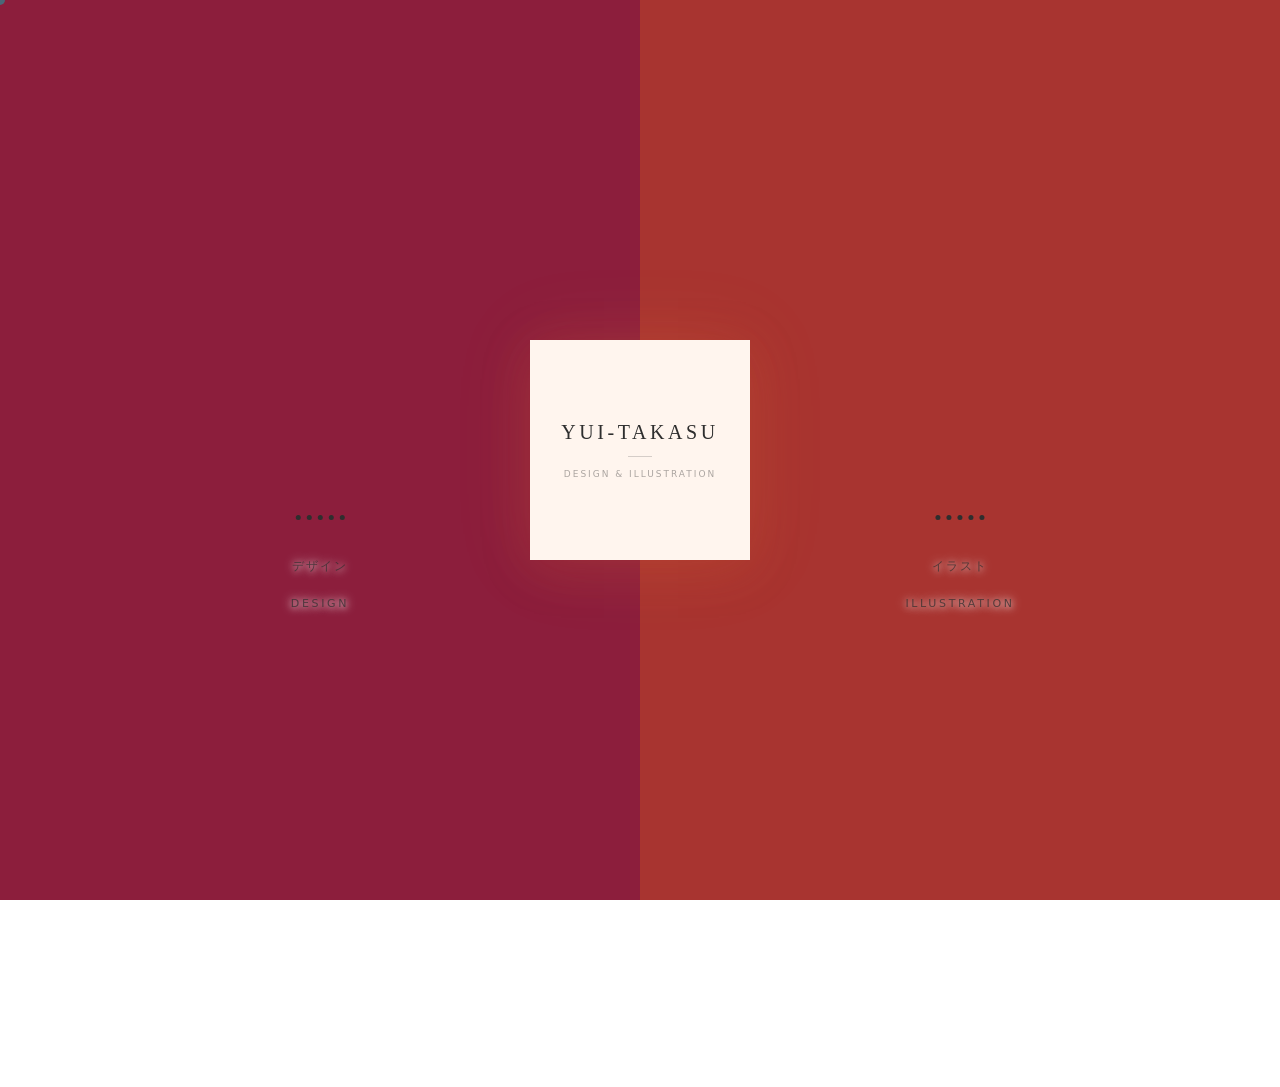
<file: index.html>
<!DOCTYPE html>
<html lang="ja">
<head>
  <meta charset="UTF-8">
  <meta name="viewport" content="width=device-width, initial-scale=1">
  <link rel="icon" href="/assets/img/favicon.png" type="image/png">

  <!-- Google Search Console の所有権確認（プロパティ: https://www.yui-takasu.com/ ）
       サイト全体が対象になるので、sitemap.xml はこちらのプロパティから送信する。
       illust/index.html にも同じ文字列のタグが入っている
       （Googleは同じアカウントなら同じトークンを出すため）。
       確認が通ったあとも消さないこと。消すと所有権が外れる。 -->
  <meta name="google-site-verification" content="quyp0slzGYTYuU13ANmf2ZdA-bilb5qSDhuOkB_3JGg" />
  <!-- 「ぐるにゃ」で検索されたときに見つかるよう、屋号を先頭に置いている。
       イラスト＝ぐるにゃ／デザイン＝Yui-Takasu の2つの名義を両方入れる -->
  <title>ぐるにゃ（Yui-Takasu）｜イラスト・Webデザイン</title>
  <meta name="description" content="イラストレーター「ぐるにゃ」／Webデザイナー「Yui-Takasu」のポートフォリオ。VTuber立ち絵・アイコン・ロゴ・LP・バナー・動くイラストなどの制作実績を掲載しています。">

  <!-- OGP -->
  <meta property="og:type"        content="website">
  <meta property="og:url"         content="https://www.yui-takasu.com/">
  <meta property="og:title"       content="ぐるにゃ（Yui-Takasu）｜イラスト・Webデザイン">
  <meta property="og:description" content="イラストレーター「ぐるにゃ」／Webデザイナー「Yui-Takasu」のポートフォリオ。VTuber立ち絵・アイコン・ロゴ・LP・バナー・動くイラストなどの制作実績を掲載しています。">
  <meta property="og:image"       content="https://www.yui-takasu.com/assets/img/ogp.png">
  <meta property="og:image:width"  content="1200">
  <meta property="og:image:height" content="630">
  <meta property="og:locale"      content="ja_JP">
  <meta property="og:site_name"   content="ぐるにゃ / Yui-Takasu Portfolio">

  <!-- Twitter Card -->
  <meta name="twitter:card"        content="summary_large_image">
  <meta name="twitter:site"        content="@mitty976">
  <meta name="twitter:title"       content="ぐるにゃ（Yui-Takasu）｜イラスト・Webデザイン">
  <meta name="twitter:description" content="イラストレーター「ぐるにゃ」／Webデザイナー「Yui-Takasu」のポートフォリオ。VTuber立ち絵・アイコン・ロゴ・LP・バナー・動くイラストなどの制作実績を掲載しています。">
  <meta name="twitter:image"       content="https://www.yui-takasu.com/assets/img/ogp.png">

  <!-- Canonical -->
  <link rel="canonical" href="https://www.yui-takasu.com/">

  <!-- 構造化データ：検索エンジンに「ぐるにゃ＝Yui-Takasu という一人の制作者」だと伝える。
       sameAs に各アカウントを並べることで、ココナラやXのプロフィールと
       このサイトが同一人物のものだと機械的に結び付けられる。
       アカウントが増えたら sameAs に足すこと。 -->
  <script type="application/ld+json">
  {
    "@context": "https://schema.org",
    "@type": "Person",
    "name": "ぐるにゃ",
    "alternateName": ["Gurunya", "Yui-Takasu", "ぐるにゃ（Yui-Takasu）"],
    "url": "https://www.yui-takasu.com/",
    "image": "https://www.yui-takasu.com/assets/img/ogp.png",
    "jobTitle": ["イラストレーター", "Webデザイナー"],
    "description": "VTuber立ち絵・アイコン・ロゴ・動くイラストのイラストレーター「ぐるにゃ」／LP・バナー・ブランディングのWebデザイナー「Yui-Takasu」。",
    "knowsLanguage": ["ja", "en", "fr"],
    "sameAs": [
      "https://x.com/mitty976",
      "https://coconala.com/users/1524205",
      "https://skeb.jp/@mitty976"
    ]
  }
  </script>
  <style>
    *, *::before, *::after { box-sizing: border-box; margin: 0; padding: 0; }

    html, body {
      height: 100%;
      overflow: hidden;
      font-family: 'Georgia', 'Noto Serif JP', serif;
    }

    body { cursor: none; }
    *, a, button, input, label { cursor: none !important; }

    /* === カーソル（●/○） === */
    .cursor {
      width: 10px;
      height: 10px;
      background: var(--color-cursor, rgba(46, 46, 46, 0.6));
      border-radius: 50%;
      position: fixed;
      top: 0; left: 0;
      pointer-events: none;
      z-index: 9999;
      transform: translate(-50%, -50%);
      transition: width 0.2s ease, height 0.2s ease, background 0.2s ease;
    }
    .cursor--hover {
      width: 22px;
      height: 22px;
      background: transparent;
      border: 1.5px solid var(--color-cursor, rgba(46, 46, 46, 0.5));
    }

    /* === スプリットスクリーン === */
    .split-screen {
      display: flex;
      height: 100vh;
      position: relative;
    }

    .split {
      flex: 1;
      position: relative;
      overflow: hidden;
      transition: flex 0.9s cubic-bezier(0.4, 0, 0.2, 1), background-color 1.2s ease;
      cursor: none;
    }
    .split:hover { flex: 1.7; }

    .split--design { background-color: var(--color-design, #B5E0EA); }
    .split--illust { background-color: var(--color-illust, #F5C8C8); }

    /* サムネイルオーバーレイ */
    .split__thumb {
      position: absolute;
      inset: 0;
      background-size: cover;
      background-position: center;
      opacity: 0;
      transition: opacity 1.5s ease;
    }

    /* ラベル */
    .split__label {
      position: absolute;
      bottom: 26%;
      left: 50%;
      transform: translateX(-50%);
      z-index: 10;
      display: inline-flex;
      flex-direction: column;
      align-items: center;
      gap: 22px;
      text-decoration: none;
      color: #2e2e2e;
      cursor: none;
      white-space: nowrap;
    }

    /* ドット */
    .label-dots {
      display: flex;
      gap: 6px;
      align-items: center;
      margin-bottom: 16px;
    }
    .label-dot {
      width: 5px;
      height: 5px;
      border-radius: 50%;
      background: #2e2e2e;
    }

    /* ホバー時のみドットカラーアニメーション */
    .split:hover .label-dot {
      animation: dotColorCycle 2.8s ease-in-out infinite;
    }
    .split:hover .label-dot:nth-child(1) { animation-delay: 0s; }
    .split:hover .label-dot:nth-child(2) { animation-delay: 0.22s; }
    .split:hover .label-dot:nth-child(3) { animation-delay: 0.44s; }
    .split:hover .label-dot:nth-child(4) { animation-delay: 0.66s; }
    .split:hover .label-dot:nth-child(5) { animation-delay: 0.88s; }

    @keyframes dotColorCycle {
      0%, 30%  { background: #2e2e2e; }
      60%, 80% { background: var(--color-cursor, #92AF76); }
      100%     { background: #2e2e2e; }
    }

    /* ラベルテキスト */
    .split__label-text--ja {
      font-size: 12px;
      letter-spacing: 0.18em;
      font-family: 'Noto Sans JP', system-ui, sans-serif;
      font-weight: 400;
      color: rgba(46, 46, 46, 0.72);
      text-shadow: 0 0 12px rgba(255,255,255,0.95), 0 1px 6px rgba(255,255,255,0.8);
    }
    .split__label-text--en {
      font-size: 11px;
      letter-spacing: 0.24em;
      font-family: system-ui, -apple-system, sans-serif;
      font-weight: 500;
      color: rgba(46, 46, 46, 0.72);
      text-shadow: 0 0 12px rgba(255,255,255,0.95), 0 1px 6px rgba(255,255,255,0.8);
    }

    /* 季節カラーバー（ホバーヒント） */
    .label-season-bar {
      display: inline-block;
      margin-top: 14px;
      height: 20px;
      line-height: 20px;
      padding: 0 12px;
      font-size: 9px;
      letter-spacing: 0.25em;
      color: #ffffff;
      background: var(--color-cursor);
      max-width: 110px;
      opacity: 0;
      transform: scaleX(0);
      transform-origin: left center;
      transition: opacity 0.5s ease, transform 0.5s cubic-bezier(0.4, 0, 0.2, 1);
      white-space: nowrap;
    }
    .split:hover .label-season-bar {
      opacity: 1;
      transform: scaleX(1);
    }
    /* デザイン側専用の緑・青系季節カラー */
    .split--design .label-season-bar {
      background: var(--color-cursor-design, #6A9870);
    }
    /* イラスト側専用のピンク系季節カラー */
    .split--illust .label-season-bar {
      background: var(--color-cursor-illust, #d4879a);
    }

    /* === 中央ロゴカード === */
    .center-logo {
      position: absolute;
      top: 50%;
      left: 50%;
      transform: translate(-50%, -50%);
      z-index: 20;
      transition: transform 0.7s cubic-bezier(0.4, 0, 0.2, 1);
      cursor: none;
    }
    .center-logo--right {
      transform: translate(calc(-50% + 31vw), calc(-50% - 140px));
    }
    .center-logo--left {
      transform: translate(calc(-50% - 31vw), -50%);
    }

    .logo-card {
      position: relative;
      background: var(--color-logo-bg, #ffffff);
      width: 220px;
      height: 220px;
      display: flex;
      align-items: center;
      justify-content: center;
      box-shadow: 0 8px 48px rgba(0, 0, 0, 0.07);
      transition: background-color 0.7s ease, box-shadow 0.7s ease;
      text-decoration: none;
      cursor: none;
    }

    .logo-inner {
      position: absolute;
      inset: 0;
      display: flex;
      flex-direction: column;
      align-items: center;
      justify-content: center;
      gap: 12px;
      transition: opacity 0.6s ease;
      padding: 32px;
    }

    #logo-yui  { opacity: 1; }
    #logo-guru { opacity: 0; }

    .logo-card__name {
      /* h1にしたので、見出しの既定マージンを打ち消して見た目を元のままに保つ */
      margin: 0;
      font-size: 20px;
      letter-spacing: 0.18em;
      font-family: 'Georgia', serif;
      font-weight: 400;
      color: #2e2e2e;
      text-transform: uppercase;
      white-space: nowrap;
      text-align: center;
    }
    .logo-card__name--guru {
      font-size: 26px;
      letter-spacing: 0.08em;
      font-family: 'Noto Serif JP', 'Georgia', serif;
      text-transform: none;
    }
    .logo-card__divider {
      width: 24px;
      height: 1px;
      background: rgba(46, 46, 46, 0.2);
    }
    .logo-card__sub {
      font-size: 9px;
      letter-spacing: 0.22em;
      color: rgba(46, 46, 46, 0.4);
      font-family: system-ui, sans-serif;
      text-transform: uppercase;
      text-align: center;
    }

    .logo-card--warm {
      box-shadow: 0 8px 48px rgba(200, 80, 40, 0.18), 0 0 80px rgba(255, 160, 80, 0.12);
    }

    /* ホバー時：split側全体を::beforeで白くフェードイン（サイズ変形なし） */
    .split::before {
      content: '';
      position: absolute;
      inset: 0;
      opacity: 0;
      transition: opacity 0.7s ease;
      z-index: 15;
      pointer-events: none;
    }
    /* DESIGN hover → イラスト側が幕（しっかり白） */
    .split--illust.is-covered::before {
      background: rgba(255, 255, 255, 0.95);
      opacity: 1;
    }
    /* ILLUST hover → デザイン側が幕（ほんのり白） */
    .split--design.is-covered::before {
      background: rgba(255, 255, 255, 0.75);
      opacity: 1;
    }

    /* ILLUST hover時（.guru-activeクラスがつく）：ロゴカードを透明に */
    .center-logo.guru-active .logo-card {
      background: transparent;
      box-shadow: none;
    }

    /* ぐるにゃ画像 */
    /* ぐるにゃ内部レイアウト */
    #logo-guru {
      gap: 8px;
      padding: 18px 22px;
    }
    .guru-logo {
      width: 350px;
      height: auto;
      object-fit: contain;
      transition: filter 0.7s ease;
    }
    .guru-credit {
      font-size: 11px;
      letter-spacing: 0.07em;
      color: rgba(46, 46, 46, 0.45);
      font-family: system-ui, sans-serif;
      white-space: nowrap;
      text-align: center;
    }
    .guru-sign {
      width: 80px;
      height: auto;
      object-fit: contain;
      opacity: 0.85;
      transition: filter 0.7s ease;
    }

    /* ILLUST hover時：ぐるにゃPNGにピンク系の影 */
    .center-logo.guru-active .guru-logo {
      filter: drop-shadow(0 6px 20px rgba(230, 100, 140, 0.45));
    }
    .center-logo.guru-active .guru-sign {
      filter: drop-shadow(0 5px 16px rgba(230, 100, 140, 0.38));
    }


    /* === 名刺（ロゴ左移動後に表示） === */
    .biz-card-wrap {
      position: absolute;
      top: calc(100% + 60px);
      left: 50%;
      transform: translateX(-50%) translateY(70px);
      opacity: 0;
      pointer-events: none;
      transition: transform 0.6s cubic-bezier(0.22, 1, 0.36, 1), opacity 0.5s ease;
    }
    .biz-card-wrap img {
      width: 240px;
      height: auto;
      filter: drop-shadow(0 6px 16px rgba(0, 0, 0, 0.12));
    }
    .center-logo--right .biz-card-wrap {
      opacity: 1;
      transform: translateX(-50%) translateY(0);
      transition-delay: 0.65s;
    }

    /* === キャラクターステージ（イラストホバー時） === */
    .chara-stage {
      position: absolute;
      inset: 0;
      z-index: 16;
      pointer-events: none;
    }

    .chara-wrap {
      position: absolute;
      opacity: 0;
      /* ホバー終了時：0.25sでフェードアウトしてから瞬時に元位置へ */
      transition: opacity 0.25s ease, transform 0s 0.25s;
    }

    /* 各キャラの最終位置・初期オフセット */
    .chara-wrap--guru {
      top: 5%;
      left: 70%;
      transform: translateX(-50%) translateY(-220%); /* 上から */
    }
    .chara-wrap--ruchi {
      bottom: 5%;
      left: 5%;
      transform: translateY(220%); /* 下から */
    }
    .chara-wrap--usa {
      bottom: 4%;
      right: 4%;
      transform: translateY(220%); /* 下から・ゆっくり */
    }

    .chara-wrap--guru  img { width: 260px; height: auto; }
    .chara-wrap--ruchi img { width: 240px; height: auto; }
    .chara-wrap--usa   img { width: 169px; height: auto; }

    /* イラスト側ホバー時（デザイン側がカバーされた状態）でキャラ登場 */
    .split--design.is-covered .chara-wrap--guru {
      opacity: 1;
      transform: translateX(-50%) translateY(0);
      transition: transform 1.0s cubic-bezier(0.22, 1, 0.36, 1),
                  opacity  0.4s ease;
    }
    .split--design.is-covered .chara-wrap--ruchi {
      opacity: 1;
      transform: translateY(0);
      transition: transform 1.0s cubic-bezier(0.22, 1, 0.36, 1) 0.25s,
                  opacity  0.4s ease 0.25s;
    }
    .split--design.is-covered .chara-wrap--usa {
      opacity: 1;
      transform: translateY(0);
      /* ゆっくりふわんと上がってくる */
      transition: transform 2.2s cubic-bezier(0.16, 1, 0.3, 1) 0.4s,
                  opacity  0.6s ease 0.4s;
    }

    /* うさーのふわんふわん浮遊（スライドイン完了後に開始） */
    /* 各キャラのふわんふわん（スライドイン完了後に開始・タイミングをずらして自然に） */
    .split--design.is-covered .chara-wrap--guru img {
      animation: floatA 4.0s ease-in-out 1.1s infinite;
    }
    .split--design.is-covered .chara-wrap--ruchi img {
      animation: floatB 3.8s ease-in-out 1.4s infinite;
    }
    .split--design.is-covered .chara--usa {
      animation: floatA 3.5s ease-in-out 2.6s infinite;
    }

    @keyframes floatA {
      0%, 100% { transform: translateY(0); }
      50%      { transform: translateY(-10px); }
    }
    @keyframes floatB {
      0%, 100% { transform: translateY(0); }
      50%      { transform: translateY(-8px); }
    }

    /* ホバーヒント */
    .hover-hint {
      position: fixed;
      bottom: 36px;
      left: 50%;
      transform: translateX(-50%);
      font-family: system-ui, sans-serif;
      font-size: 10px;
      letter-spacing: 0.3em;
      color: rgba(46, 46, 46, 0.45);
      pointer-events: none;
      z-index: 100;
      opacity: 0;
      transition: opacity 0.8s ease;
      white-space: nowrap;
    }
    .hover-hint.is-visible { opacity: 1; }

    /* ラベルのフェードアウト */
    .split--design .split__label,
    .split--illust .split__label {
      transition: opacity 0.5s ease;
    }
    .design-label-hide .split--design .split__label {
      opacity: 0;
    }
    .illust-label-hide .split--illust .split__label {
      opacity: 0;
    }

    /* === ページロードアニメーション === */
    .split--design { animation: blurFadeLeft  1.8s cubic-bezier(0.16, 1, 0.3, 1) both; }
    .split--illust { animation: blurFadeRight 1.8s cubic-bezier(0.16, 1, 0.3, 1) both; }
    .center-logo   { animation: fadeUp        0.8s  cubic-bezier(0.22, 1, 0.36, 1) 1.2s both; }

    /* 画面外からブラーをかけながらじわっと溶け込んでくる */
    @keyframes blurFadeLeft {
      from { opacity: 0; filter: blur(20px); transform: translateX(-100%); }
      60%  { filter: blur(4px); }
      to   { opacity: 1; filter: blur(0px);  transform: translateX(0); }
    }
    @keyframes blurFadeRight {
      from { opacity: 0; filter: blur(20px); transform: translateX(100%); }
      60%  { filter: blur(4px); }
      to   { opacity: 1; filter: blur(0px);  transform: translateX(0); }
    }
    @keyframes fadeUp {
      from { opacity: 0; transform: translate(-50%, calc(-50% + 24px)); }
      to   { opacity: 1; transform: translate(-50%, -50%); }
    }
  </style>
</head>
<body>

  <div class="cursor" id="cursor"></div>

  <div class="split-screen" id="split-screen" >


    <!-- DESIGN 側 -->
    <div class="split split--design" data-side="design">
      <div class="split__thumb"></div>
      <!-- イラストホバー時に登場するキャラ -->
      <div class="chara-stage" aria-hidden="true">
        <div class="chara-wrap chara-wrap--guru">
          <img src="assets/img/chara-guru.png" class="chara" alt="">
        </div>
        <div class="chara-wrap chara-wrap--ruchi">
          <img src="assets/img/chara-ruchi.png" class="chara" alt="">
        </div>
        <div class="chara-wrap chara-wrap--usa">
          <img src="assets/img/chara-usa.png" class="chara chara--usa" alt="">
        </div>
      </div>
      <a class="split__label" href="design/index.html">
        <div class="label-dots">
          <span class="label-dot"></span>
          <span class="label-dot"></span>
          <span class="label-dot"></span>
          <span class="label-dot"></span>
          <span class="label-dot"></span>
        </div>
        <span class="split__label-text--ja">デザイン</span>
        <span class="split__label-text--en">DESIGN</span>
        <span class="label-season-bar">VIEW WORKS</span>
      </a>
    </div>

    <!-- 中央ロゴ。about.html へのリンクは一旦外した（2026-10-02）。
         about.html のページ自体は将来の自己紹介用に残してある -->
    <div class="center-logo" id="center-logo">
      <div class="logo-card" id="logo-card">
        <div class="logo-inner" id="logo-yui">
          <!-- ページの主題を示す見出し。検索エンジンが最初に読む要素なので h1 にしている -->
          <h1 class="logo-card__name">Yui-Takasu</h1>
          <span class="logo-card__divider"></span>
          <span class="logo-card__sub">Design & Illustration</span>
        </div>
        <!-- ぐるにゃロゴ＋サイン -->
        <div class="logo-inner" id="logo-guru">
          <!-- このページは言語切り替えを持たず日英併記で作っているため、altも両方を入れる -->
          <img src="assets/img/guru-logo.png" alt="ぐるにゃ / Gurunya" class="guru-logo">
          <span class="guru-credit">Illustration by ぐるにゃ (@mitty976)</span>
          <img src="assets/img/guru-sign.png" alt="ぐるにゃのサイン / Gurunya signature" class="guru-sign">
        </div>
      </div>
      <!-- ロゴ左移動後に下からスライドアップする名刺 -->
      <div class="biz-card-wrap" aria-hidden="true">
        <img src="assets/img/BusinessCard.png" class="biz-card" alt="">
      </div>
    </div>

    <!-- ILLUSTRATION 側 -->
    <div class="split split--illust" data-side="illust">
      <div class="split__thumb"></div>
      <a class="split__label" href="illust/index.html">
        <div class="label-dots">
          <span class="label-dot"></span>
          <span class="label-dot"></span>
          <span class="label-dot"></span>
          <span class="label-dot"></span>
          <span class="label-dot"></span>
        </div>
        <span class="split__label-text--ja">イラスト</span>
        <span class="split__label-text--en">ILLUSTRATION</span>
        <span class="label-season-bar">VIEW WORKS</span>
      </a>
    </div>

  </div>

  <!-- ホバーヒント -->
  <div class="hover-hint" id="hover-hint">HOVER TO EXPLORE</div>


  <script src="assets/js/sakura.js"></script>
  <script>
    /* ==================================================
       季節テーマ定義
    ================================================== */
    const SEASONS = {
      spring: {
        months:        [3, 4, 5],
        design:        '#C8DAD6',
        illust:        '#EFC8C8',
        cursor:        '#7A9A68',
        cursorDesign:  '#6A9870',
        cursorIllust:  '#d4879a',
        cursorImg:     'assets/img/cursor/cursor-spring.png',
        logoBg:        '#ffffff',
        effect:        'sakura',
        sakuraColors:  ['#FAE6E6', '#F5C8C8', '#F7B8C8', '#F9D0D8', '#F0A0B8'],
      },
      summer: {
        months:       [6, 7, 8],
        design:       '#B0C8DC',
        illust:       '#A8DCDC',
        cursor:       '#C89E22',
        cursorDesign: '#3A8888',
        cursorIllust: '#4A9090',
        cursorImg:    'assets/img/cursor/cursor-summer.png',
        logoBg:       '#ffffff',
        effect:       'summer',
      },
      autumn: {
        months:       [9, 10, 11],
        design:       '#C0AA90',
        illust:       '#A09888',
        cursor:       '#A05418',
        cursorDesign: '#7A6028',
        cursorIllust: '#8C5048',
        cursorImg:    'assets/img/cursor/cursor-autumn.png',
        logoBg:       '#ffffff',
        effect:       'autumn',
      },
      winter: {
        months:       [12, 1, 2],
        design:       '#8C1E3C',
        illust:       '#A83430',
        cursor:       '#4A6878',
        cursorDesign: '#2A5868',
        cursorIllust: '#7A3048',
        cursorImg:    'assets/img/cursor/cursor-winter.png',
        logoBg:       '#FFF5EE',
        effect:       'snow',
        logoWarm:     true,
      },
    };

    const month  = new Date().getMonth() + 1;
    const season = Object.values(SEASONS).find(s => s.months.includes(month)) || SEASONS.spring;

    const root = document.documentElement;
    root.style.setProperty('--color-design',  season.design);
    root.style.setProperty('--color-illust',  season.illust);
    root.style.setProperty('--color-cursor',         season.cursor);
    root.style.setProperty('--color-cursor-design',  season.cursorDesign);
    root.style.setProperty('--color-cursor-illust',  season.cursorIllust);
    root.style.setProperty('--color-logo-bg', season.logoBg);

    const logoCard = document.getElementById('logo-card');
    if (season.logoWarm) logoCard.classList.add('logo-card--warm');

    /* カーソル画像はdesign/ illust/ 各ページで季節に合わせて設定 */

    /* 季節エフェクト */
    if (season.effect === 'sakura') {
      Sakura.init({ count: 14, colors: season.sakuraColors, minSize: 4, maxSize: 10, zIndex: '30' });

      /* タブ非表示時にアニメーションを止めてCPU節約 */
      document.addEventListener('visibilitychange', () => {
        if (!Sakura.canvas) return;
        if (document.hidden) {
          Sakura.running = false;
          cancelAnimationFrame(Sakura.raf);
        } else {
          Sakura.running = true;
          Sakura._loop();
        }
      });
    }

    /* ==================================================
       カスタムカーソル（●/○）
       ※ドット絵カーソルはdesign/ illust/ 各ページで設定
    ================================================== */
    const cursor = document.getElementById('cursor');

    document.addEventListener('mousemove', e => {
      cursor.style.left = e.clientX + 'px';
      cursor.style.top  = e.clientY + 'px';
    });

    document.querySelectorAll('a, button').forEach(el => {
      el.addEventListener('mouseenter', () => cursor.classList.add('cursor--hover'));
      el.addEventListener('mouseleave', () => cursor.classList.remove('cursor--hover'));
    });

    /* ==================================================
       中央ロゴ切り替え＋スライド
       デザイン側ホバー → Yui-Takasu が右へ
       イラスト側ホバー → ぐるにゃ が左へ
       中央ロゴクリック → About.htmlへ
    ================================================== */
    const logoYui    = document.getElementById('logo-yui');
    const logoGuru   = document.getElementById('logo-guru');
    const centerLogo = document.getElementById('center-logo');
    const splitScreen = document.getElementById('split-screen');

    /* fadeUpアニメーション終了後にanimationを解放してtransformを自由にする */
    centerLogo.addEventListener('animationend', () => {
      centerLogo.style.animation = 'none';
      centerLogo.style.transform = ''; /* インラインをクリア → CSSクラスで制御できるようになる */
    }, { once: true });

    const splitDesign = document.querySelector('.split--design');
    const splitIllust = document.querySelector('.split--illust');

    splitDesign.addEventListener('mouseenter', () => {
      logoYui.style.opacity  = '1';
      logoGuru.style.opacity = '0';
      centerLogo.classList.add('center-logo--right');
      centerLogo.classList.remove('center-logo--left');
      centerLogo.classList.remove('guru-active');
      splitScreen.classList.add('illust-label-hide');
      splitScreen.classList.remove('design-label-hide');
      splitIllust.classList.add('is-covered');
      splitDesign.classList.remove('is-covered');
    });
    splitDesign.addEventListener('mouseleave', (e) => {
      if (e.relatedTarget?.closest('.split--illust')) return;
      centerLogo.classList.remove('center-logo--right');
      splitScreen.classList.remove('illust-label-hide');
      splitIllust.classList.remove('is-covered');
    });

    splitIllust.addEventListener('mouseenter', () => {
      logoYui.style.opacity  = '0';
      logoGuru.style.opacity = '1';
      centerLogo.classList.add('center-logo--left');
      centerLogo.classList.remove('center-logo--right');
      centerLogo.classList.add('guru-active');
      splitScreen.classList.add('design-label-hide');
      splitScreen.classList.remove('illust-label-hide');
      splitDesign.classList.add('is-covered');
      splitIllust.classList.remove('is-covered');
    });
    splitIllust.addEventListener('mouseleave', (e) => {
      if (e.relatedTarget?.closest('.split--design')) return;
      logoYui.style.opacity  = '1';
      logoGuru.style.opacity = '0';
      centerLogo.classList.remove('center-logo--left');
      centerLogo.classList.remove('guru-active');
      splitScreen.classList.remove('design-label-hide');
      splitDesign.classList.remove('is-covered');
    });

    /* ==================================================
       ホバーサムネイル
    ================================================== */
    const images = {
      design: [
        'images/works/preview/design/01.webp',
        'images/works/preview/design/02.webp',
        'images/works/preview/design/03.webp',
        'images/works/preview/design/04.webp',
        'images/works/preview/design/05.webp',
        'images/works/preview/design/06.webp',
        'images/works/preview/design/lumiere.webp',
        'images/works/preview/design/still-air.webp',
        'images/works/preview/design/yori-lp.webp',
        'images/works/preview/design/yori-ui.webp',
      ],
      illust: [
        'images/works/preview/illustration/01.webp',
        'images/works/preview/illustration/02.webp',
        'images/works/preview/illustration/03.webp',
        'images/works/preview/illustration/04.webp',
        'images/works/preview/illustration/05.webp',
        'images/works/preview/illustration/06.webp',
      ],
    };

    /* ホバーヒント：ロード完了後2sで表示 → 2.5s後に自動消去 or 初回ホバーで即消去 */
    const hoverHint = document.getElementById('hover-hint');
    let hintDismissed = false;

    function dismissHint() {
      if (hintDismissed) return;
      hintDismissed = true;
      hoverHint.classList.remove('is-visible');
    }

    setTimeout(() => {
      hoverHint.classList.add('is-visible');
      setTimeout(dismissHint, 2500);
    }, 2000);

    document.querySelectorAll('.split').forEach(side => {
      const key   = side.dataset.side;
      const thumb = side.querySelector('.split__thumb');
      const label = side.querySelector('.split__label');

      side.addEventListener('mouseenter', () => {
        dismissHint();
        const list    = images[key];
        /* 初回ホバーは0番（代表作）固定、以降はランダム */
        const idx  = side.dataset.visited ? Math.floor(Math.random() * list.length) : 0;
        side.dataset.visited = '1';
        const img  = list[idx];
        thumb.style.transition      = 'none';
        thumb.style.backgroundImage = `url(${img})`;
        thumb.style.opacity         = '0.05';
        requestAnimationFrame(() => {
          requestAnimationFrame(() => {
            thumb.style.transition = 'opacity 1.5s ease';
            thumb.style.opacity    = '0.5';
          });
        });
      });

      side.addEventListener('mouseleave', () => {
        thumb.style.transition = 'opacity 0.8s ease';
        thumb.style.opacity    = '0';
      });

      label.addEventListener('mouseenter', e => {
        e.stopPropagation();
        thumb.style.transition = 'opacity 0.4s ease';
        thumb.style.opacity    = '0.1';
      });
      label.addEventListener('mouseleave', () => {
        thumb.style.transition = 'opacity 1.5s ease';
        thumb.style.opacity    = '0.5';
      });
    });

    // 右クリック禁止（外部リンク・mailtoのみ許可、href="#"は禁止）
    document.addEventListener('contextmenu', (e) => {
      const link = e.target.closest('a');
      if (link) {
        const href = link.getAttribute('href') || '';
        if (href && href !== '#' && !href.startsWith('javascript')) return;
      }
      e.preventDefault();
    }, true);

    // ドラッグ保存禁止（全画像・動画）
    document.addEventListener('dragstart', (e) => {
      if (e.target.tagName === 'IMG' || e.target.tagName === 'VIDEO') {
        e.preventDefault();
        e.stopPropagation();
      }
    }, true);

    // 動画のループを強制ON
    document.querySelectorAll('video').forEach(v => { v.loop = true; });
  </script>
</body>
</html>
</file>
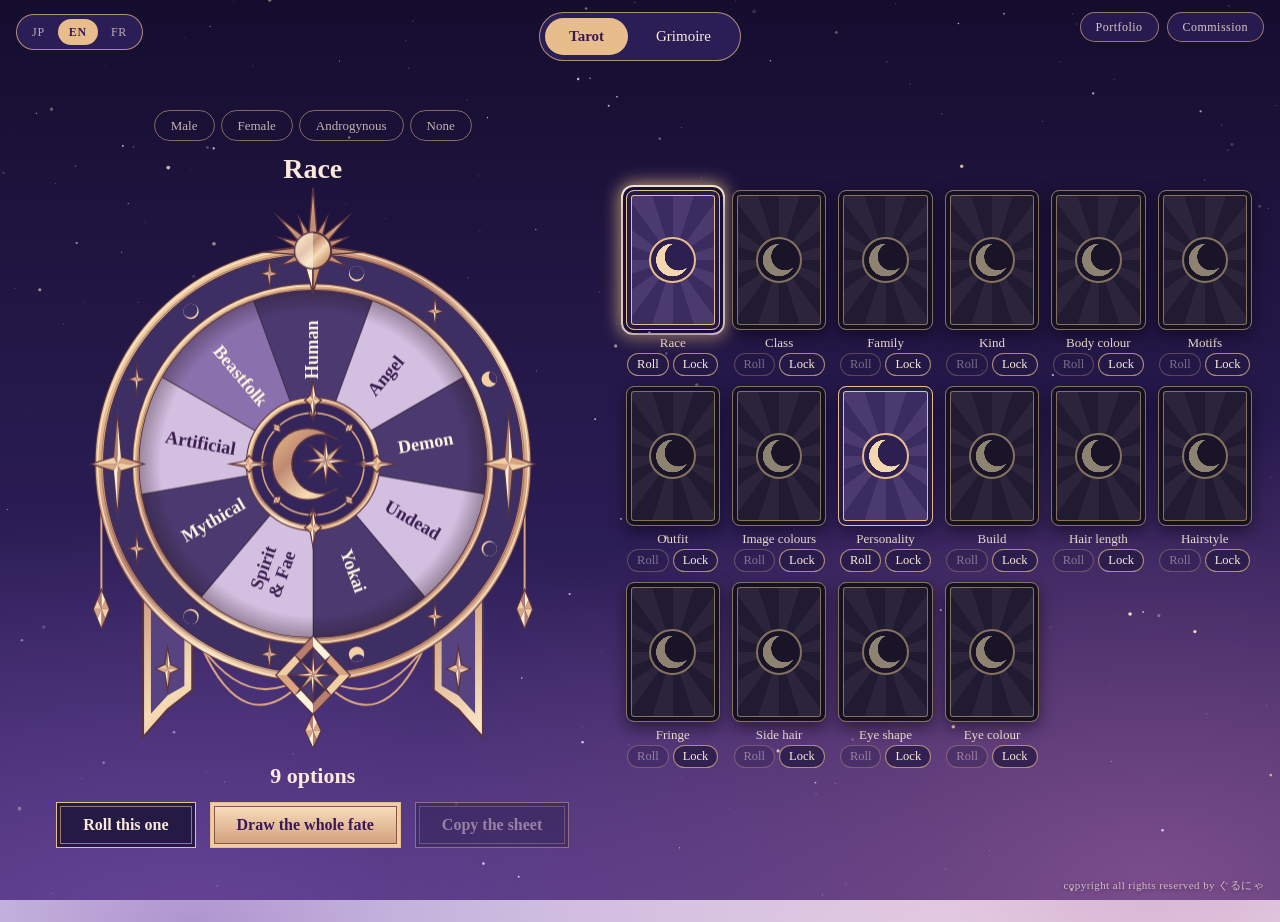
<file: roulette/index.html>
<!doctype html>
<html lang="ja">
<head>
<meta charset="utf-8">
<meta name="viewport" content="width=device-width, initial-scale=1">
<title>キャラ設定ルーレット｜Grimoire of Characters</title>
<meta name="description" content="回すだけで種族・モチーフ・服装・髪型・目の色までが決まるキャラ設定ルーレット。気に入った項目は固定したまま、残りだけ引き直せます。">
<link rel="canonical" href="https://www.yui-takasu.com/roulette/">
<!-- SNSに貼られたときの見え方 -->
<meta property="og:type" content="website">
<meta property="og:url" content="https://www.yui-takasu.com/roulette/">
<meta property="og:title" content="キャラ設定ルーレット｜Grimoire of Characters">
<meta property="og:description" content="回すだけで種族・モチーフ・服装・髪型・目の色までが決まるキャラ設定ルーレット。気に入った項目は固定したまま、残りだけ引き直せます。">
<meta property="og:image" content="https://www.yui-takasu.com/images/works/roulette/ogp-2026-11.jpg">
<meta property="og:image:width" content="1200">
<meta property="og:image:height" content="630">
<meta property="og:site_name" content="Yui-Takasu">
<meta name="twitter:card" content="summary_large_image">
<link rel="icon" href="/assets/img/favicon.png" type="image/png">
<link rel="stylesheet" href="themes/tarot.css" data-skin="tarot">
<link rel="stylesheet" href="themes/grimoire.css" data-skin="grimoire" media="not all">
<link rel="stylesheet" href="base.css">
<!-- 公開版だけの上書き。アプリ本体のCSSは触らず、見せ方だけここで調整する -->
<link rel="stylesheet" href="public.css">
</head>
<body>
<canvas id="sky"></canvas><canvas id="fx"></canvas>
<header id="bar"><div id="tray"><nav id="skins" data-i18n-aria="スタイル" aria-label="スタイル"></nav></div><button id="skinTab" data-i18n-aria="スタイルを切り替える" aria-label="スタイルを切り替える" aria-expanded="false" aria-controls="tray"></button></header>
<!-- 表示言語。公開版だけの切り替え -->
<nav id="langs" aria-label="Language"><button type="button" data-lang="ja">JP</button><button type="button" data-lang="en">EN</button><button type="button" data-lang="fr">FR</button></nav>
<!-- 作った人のサイトへ戻る導線。言語切り替えと向かい合う位置にまとめる -->
<nav id="home" aria-label="Site">
  <a href="../illust/index.html" data-i18n="ポートフォリオ">ポートフォリオ</a>
  <span class="ask-wrap">
    <button type="button" id="askBtn" aria-expanded="false" aria-controls="askPop" data-i18n="ご依頼はこちら">ご依頼はこちら</button>
    <!-- 窓口は料金シミュレーターと同じ。日本語のときだけ つなぐ・ココナラも出す -->
    <div class="ask-pop" id="askPop" hidden>
      <a href="https://tsunagu.cloud/products/95782" target="_blank" rel="noopener" data-ask-lang="ja">
        <img src="../assets/img/images/tunagu.png" alt=""><span>つなぐ</span></a>
      <a href="https://coconala.com/users/1524205" target="_blank" rel="noopener" data-ask-lang="ja">
        <img src="../assets/img/images/coconala.png" alt=""><span>Coconala</span></a>
      <a href="https://twitter.com/mitty976" target="_blank" rel="noopener" data-ask-lang="both">
        <svg viewBox="0 0 24 24" aria-hidden="true"><path fill="currentColor" d="M14.234 10.162 22.977 0h-2.072l-7.591 8.824L7.251 0H.258l9.168 13.343L.258 24H2.33l8.016-9.318L16.749 24h6.993zm-2.837 3.299-.929-1.329L3.076 1.56h3.182l5.965 8.532.929 1.329 7.754 11.09h-3.182z"/></svg>
        <span>X (Twitter)</span></a>
      <a href="https://fr.fiverr.com/mitty976?source=gig_page" target="_blank" rel="noopener" data-ask-lang="intl">
        <img src="../assets/img/images/fiverr.png" alt=""><span>Fiverr</span></a>
      <a href="mailto:mayuyu9766@gmail.com" data-ask-lang="intl">
        <svg viewBox="0 -960 960 960" aria-hidden="true"><path fill="currentColor" d="M160-160q-33 0-56.5-23.5T80-240v-480q0-33 23.5-56.5T160-800h640q33 0 56.5 23.5T880-720v480q0 33-23.5 56.5T800-160H160Zm320-280L160-640v400h640v-400L480-440Zm0-80 320-200H160l320 200ZM160-640v-80 480-400Z"/></svg>
        <span>Email</span></a>
    </div>
  </span>
</nav>
<main class="shell">
  <div class="spread" id="spread">
    <section class="page left" id="stage">
      <!-- 性別は回さずに自分で選ぶ。選んでも他の項目は絞らない -->
      <div class="gender" id="gender" role="group" data-i18n-aria="性別" aria-label="性別"></div>
      <h1 id="title"></h1>
      <div class="wheel"><canvas id="wheel" role="img" data-i18n-aria="ルーレット" aria-label="ルーレット"></canvas><div id="reveal" aria-hidden="true"></div></div>
      <p id="now" aria-live="polite"></p>
      <div class="actions"><button id="one"></button><button id="all"></button><button id="copy" data-i18n="設定をコピー">設定をコピー</button><button id="clear" data-i18n="指定をすべて外す">指定をすべて外す</button></div>
      <p id="hint" role="status"></p>
    </section>
    <section class="page right">
      <div class="entry"><div id="wash"></div><p id="path"></p><h2 id="kind"></h2><p id="note"></p></div>
      <div class="list" id="list"></div>
    </section>
  </div>
</main>
<dialog id="picker">
  <div class="pickbox">
    <h2 id="pickTitle"></h2>
    <p id="pickHelp"></p>
    <input id="q" type="search" data-i18n-ph="さがす" data-i18n-aria="さがす" placeholder="さがす" aria-label="さがす">
    <div id="opts"></div>
    <label id="moreRow"><input type="checkbox" id="more"> <span data-i18n="残りはルーレットで足す">残りはルーレットで足す</span></label>
    <div class="pickbtns"><button id="cancel" data-i18n="閉じる">閉じる</button><button id="unfix" data-i18n="ルーレットに戻す">ルーレットに戻す</button><button id="ok"></button></div>
  </div>
</dialog>
<dialog id="copyDlg">
  <div class="pickbox">
    <h2 data-i18n="キャラクター設定">キャラクター設定</h2>
    <p id="copied" role="status"></p>
    <textarea id="sheet" rows="14" data-i18n-aria="キャラクター設定（書き換えられます）" aria-label="キャラクター設定（書き換えられます）"></textarea>
    <div class="pickbtns"><button id="closeCopy" data-i18n="閉じる">閉じる</button><button id="recopy" class="main" data-i18n="もう一度コピー">もう一度コピー</button></div>
  </div>
</dialog>
<footer class="pub-foot">
  <span class="pub-copy">copyright all rights reserved by ぐるにゃ</span>
</footer>
<script src="i18n.js"></script>
<script src="data.js"></script>
<script src="engine.js"></script>
<script src="solve.js"></script>
<script src="core.js"></script>
<script src="themes/tarot.js"></script>
<script src="themes/grimoire.js"></script>
<script src="app.js"></script>
</body>
</html>
</file>
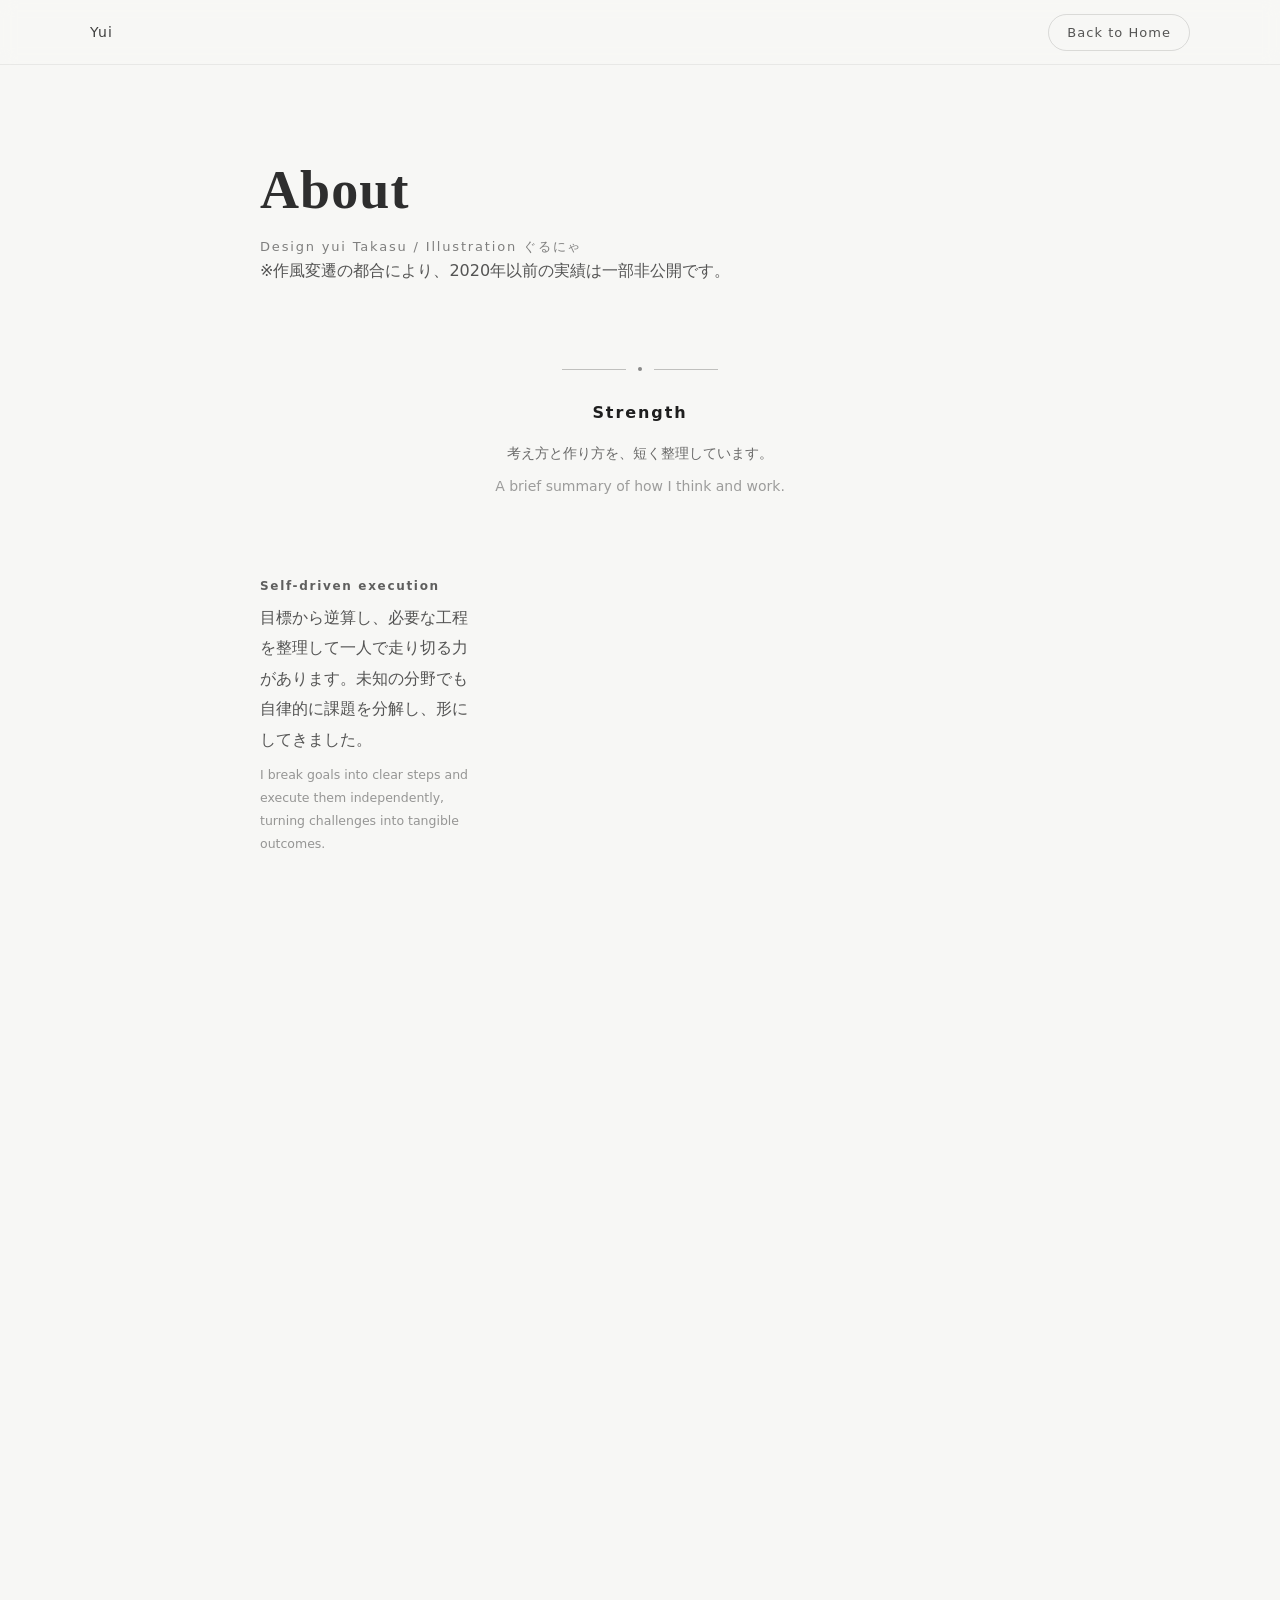
<file: about (1).html>
<!doctype html>
<html lang="ja">
<head>
<meta charset="utf-8">
<meta name="viewport" content="width=device-width, initial-scale=1">
<title>About | Yui Portfolio</title>

<style>
/* ===== Base (indexと同トーン) ===== */
:root{
  --nav-h:64px;
  --bg:#f7f7f5;
  --text: rgba(30,30,30,.75);
  --muted: rgba(30,30,30,.55);
  --line: rgba(0,0,0,.08);
}

html{ scroll-behavior:smooth; }

body{
  margin:0;
  font-family: system-ui, -apple-system, "Segoe UI", "Noto Sans JP", sans-serif;
  color:#2e2e2e;
  background:var(--bg);
}

section{
  padding:96px 16px;
  scroll-margin-top: calc(var(--nav-h) + 24px);
}

.section--off{
  padding-top: 0px;
  padding-bottom: 48px;
}

.section--off .off-divider{
  margin-top: 0;
}

h1{
  margin:0 0 18px;
  font-family:"Times New Roman", serif;
  font-size: clamp(34px, 4.8vw, 54px);
  letter-spacing: .02em;
  line-height: 1.1;
}

h2{
  margin: 0 0 18px;
  font-size: 16px;
  letter-spacing: .12em;
  color: rgba(30,30,30,1);
}

p{
  margin: 0 0 14px;
  line-height: 1.9;
  color: var(--text);
}

a{ color: inherit; }

/* ===== Nav ===== */
.site-nav{
  position:sticky;
  top:0;
  z-index:1000;
  height:var(--nav-h);
  backdrop-filter: blur(8px);
  background: rgba(247,247,245,.88);
  border-bottom: 1px solid rgba(0,0,0,.06);
  color: rgba(30,30,30,.85);
}

.site-nav__inner{
  width:min(1100px,92vw);
  height:100%;
  margin:0 auto;
  display:flex;
  align-items:center;
  gap: 14px;
}

.site-nav__brand{
  font-size:14px;
  letter-spacing:.08em;
  text-decoration:none;
  color:rgba(30,30,30,.85);
  white-space:nowrap;
}

.nav-spacer{ flex: 1; }

.pill{
  display:inline-block;
  padding: 10px 18px;
  border: 1px solid rgba(0,0,0,.12);
  background: transparent;
  border-radius: 999px;
  font-size: 13px;
  letter-spacing: .08em;
  color: rgba(30,30,30,.75);
  text-decoration:none;
  transition: border-color .2s ease, color .2s ease, transform .2s ease;
}
.pill:hover{
  border-color: rgba(0,0,0,.20);
  color: rgba(30,30,30,.95);
  transform: translateX(2px);
}

/* ===== Layout ===== */
.wrap{
  width: min(760px, 92vw); 
  margin: 0 auto;
}

.kicker{
  margin-top: 8px;
  font-size: 13px;
  letter-spacing: .14em;
  color: var(--muted);
}

.hr{
  margin: 48px 0;
  height: 1px;
  background: rgba(0,0,0,.08);
  border: 0;
}

.list{
  margin: 10px 0 0;
  padding-left: 1.1em;
  color: rgba(30,30,30,.75);
}
.list li{ margin: 8px 0; }

.en{
  margin-top: 14px;
  font-size: 12.5px;
  line-height: 1.85;
  color: rgba(30,30,30,.45);
}

.about-divider,
.section-divider,
.off-divider{
  display: flex;
  align-items: center;
  justify-content: center;
  gap: 12px;
  margin: 80px 0 32px;
}

/* ===== Off hours ===== */
.off-card{
  width: min(760px, 75vw);
  margin: 0 auto;
  background: rgba(255,255,255,.85);
  border-radius: 22px;
  padding: 56px 52px;
  box-sizing: border-box;
}


.off-divider::before,
.off-divider::after{
  content: "";
  height: 1px;
  width: 64px;
  background: rgba(30,30,30,.25);
}

.off-divider span{
  width: 4px;
  height: 4px;
  border-radius: 50%;
  background: rgba(30,30,30,.5);
}

.off-header{
  text-align: center;
  margin-bottom: 80px;
}

.off-header .off-intro{
  margin: 0 auto 8px;
  max-width: 520px;
}

.off-header .en{
  margin-top: 4px;
}

.off-intro{
  margin: 0 0 32px;
  font-size: 14px;
  line-height: 1.9;
  color: rgba(30,30,30,.65);
}

.offhours{
  margin-top: 0px;
  display: grid;
  grid-template-columns: repeat(3, 1fr);
  gap: 18px;
}

.oh-card{
  border: none;
  border-radius: 14px;
  background: rgba(247,247,245,.75);
  overflow: hidden;
}

.oh-thumb{
  position: relative;
  border-radius: 0;
  overflow: hidden;
}

.oh-thumb img{
  width: 100%;
  aspect-ratio: 1/1;
  object-fit: cover;
  display: block;
}

.oh-overlay{
  position: absolute;
  inset: 0;
  padding: 16px;
  background: rgba(247,247,245,.90);
  opacity: 0;
  transform: translateY(14px);
  transition: opacity .28s ease, transform .32s ease;
  display:flex;
  flex-direction: column;
  justify-content: flex-end;
}

.oh-card:hover .oh-overlay{
  opacity: 1;
  transform: translateY(0);
}

.oh-overlay .jp{
  margin: 0 0 10px;
  font-size: 13.5px;
  line-height: 1.75;
  color: rgba(30,30,30,.78);
}

.oh-overlay .en{
  margin: 0;
  font-size: 12px;
  line-height: 1.65;
  color: rgba(30,30,30,46);
}

.oh-meta{
  padding: 14px 16px 16px;
}

.oh-card h3{
  margin: 0 0 6px;
  font-size: 12px;
  letter-spacing: .14em;
  color: rgba(30,30,30,65);
}

.oh-mini{
  margin: 0;
  font-size: 13px;
  line-height: 1.7;
  color: rgba(30,30,30,68);
}

.note{
  margin-top: 28px;
  font-size: 12px;
  color: rgba(30,30,30,45);
  letter-spacing: .06em;
}

@media (max-width: 768px){
  .off-card{
    padding: 40px 16px;
    border-radius: 20px;
  }
}

/* ===== Strength ===== */
.section-header{
  text-align: center;
  margin: 0 0 44px;
}

.section-header .lead{
  margin: 0 auto;
  max-width: 560px;
  font-size: 14px;
  line-height: 1.9;
  color: rgba(30,30,30,.65);
}

.section-header .en{
  margin-top: 6px;
  color: rgba(30,30,30,.42);
}

.section-divider::before,
.section-divider::after{
  content:"";
  height:1px;
  width:64px;
  background: rgba(30,30,30,.25);
}

.section-divider span{
  width:4px;
  height:4px;
  border-radius:50%;
  background: rgba(30,30,30,.5);
}

.strength-layout{
  display:grid;
  grid-template-columns: 220px 1fr;
  gap: 44px;
  align-items:start;
}

.strength-media img{
  width: 100%;
  aspect-ratio: 1 / 2.5;
  object-fit: cover;
  display:block;
  border-radius: 14px;
  padding-top: 0;
}

.strength-media,
.strength-items{
  display:flex;
  flex-direction:column;
  gap: 34px;
  padding-top: 0px;
}

.strength-item h3{
  margin: 0 0 10px;
  font-size: 12px;
  letter-spacing: .14em;
  color: rgba(30,30,30,.70);
}

.strength-item .jp{
  margin: 0 0 8px;
  line-height: 1.9;
  color: rgba(30,30,30,.75);
}

.strength-item .en{
  margin: 0;
  font-size: 12.5px;
  line-height: 1.85;
  color: rgba(30,30,30,.45);
}

@media (max-width: 820px){
  .strength-layout{
    grid-template-columns: 1fr;
    gap: 22px;
  }
  .strength-media img{
    width: 180px;
    margin: 0 auto;
  }
}

/* ===== Trio (01/02/03) ===== */
.trio{
  padding-top: 24px;
}

.section-header .lead.en,
.section-header--approach .lead.en{
  margin-bottom:80px;
}

.trio-grid{
  display: grid;
  grid-template-columns: repeat(3, 1fr);
  gap: 34px;
  align-items: start;
}

.trio-item{
  min-width: 0;
}

.trio-top{
  position: relative;
  height: 46px;
  margin-bottom: 10px;
}

.trio-no{
  position: absolute;
  left: 0;
  top: -2px;
  font-family: "Times New Roman", serif;
  font-size: 26px;
  letter-spacing: .08em;
  color: rgba(30,30,30,.85);
  display: inline-block;
  transform: translateX(15px); 
}

.trio-mark{
  position: relative;
  width: 120px;
  height: 74px;
}

.trio-mark::before{
  content:"";
  position:absolute;
  left: 12px;
  top: 82px;
  width: 100px;
  height: 1px;
  background: rgba(30,30,30,1);
  transform: rotate(-42deg);
  transform-origin: left center;
  clip-path: polygon(0 0, 100% 0, 100% 40%, 0 40%);
}

.trio-mark::after{
  content:"";
  position:absolute;
  left: 15px;
  top: 20px;
  width: 65px;
  height: 65px;
  box-sizing: border-box;
  border: 1px solid rgba(30,30,30,.35);
  border-radius: 50%;
  clip-path: inset(10px 0 0 9px);
}

.trio-title{
  margin: 0 0 10px;
  font-size: 16px;
  letter-spacing: .08em;
  color: rgba(30,30,30,.85);
}

.trio-jp{
  margin: 0 0 10px;
  line-height: 1.95;
  color: rgba(30,30,30,.72);
}

.trio-en{
  margin: 0;
  color: rgba(30,30,30,.42);
  font-size: 12.5px;
  line-height: 1.85;
}

.trio-item h3{
  margin-top: 68px;
}

@media (max-width: 900px){
  .trio-grid{ grid-template-columns: 1fr; gap: 28px; }
  .trio-top{ height: 40px; }
}

@media (prefers-reduced-motion: reduce){
  .oh-overlay{ transition: none; }
  .pill{ transition: none; }
}

@media (max-width: 768px){
  .offhours{ grid-template-columns: 1fr; }
  .oh-overlay{
    position: static;
    opacity: 1;
    transform: none;
    background: none;
    padding: 14px 16px 0;
  }
  .oh-meta{ padding-top: 8px; }
}

/* =========================
  Scroll Reveal (from Works style)
========================= */
html.js-reveal .reveal{
  opacity: 0;
  transform: translateY(8px);
  transition: opacity .6s ease, transform .6s ease;
  will-change: opacity, transform;
  transition-delay: .05s;
}
html.js-reveal .reveal.is-inview{
  opacity: 1;
  transform: none;
}
@media (prefers-reduced-motion: reduce){
  html.js-reveal .reveal{
    transition: none;
    opacity: 1;
    transform: none;
  }
}

/* =========================
  Custom Cursor (from Works style)
========================= */
html.cursor-on, html.cursor-on * { cursor: none; }
.cursor{
  position: fixed;
  left: 0;
  top: 0;

  width: 10px;
  height: 10px;
  border-radius: 999px;

  border: 1px solid rgba(30,30,30,.45);
  background: rgba(30,30,30,.65);
  border: none;

  pointer-events: none;
  z-index: 9999;

  transform: translate(-50%, -50%);
  opacity: 0;
  transition: opacity .2s ease, transform .12s ease, width .15s ease, height .15s ease;
}
.cursor.is-hover{
  width: 16px;
  height: 16px;
  border-color: rgba(30,30,30,.9);
}
@media (prefers-reduced-motion: reduce){
  html.cursor-on, html.cursor-on * { cursor: auto; }
  .cursor{ display: none; }
}

/* =========================
  Page Top (from Works style)
========================= */
.page-top{
  position: fixed;
  right: 22px;
  bottom: 22px;
  z-index: 1200;

  width: 44px;
  height: 80px;

  display: block;
  text-decoration: none;
  color: rgba(30,30,30,.55);

  --line-h: 110px;

  opacity: 0;
  pointer-events: none;
  transform: translateY(8px);
  transition: opacity .25s ease, transform .25s ease, color .2s ease;
}
.page-top.is-visible{
  opacity: 1;
  pointer-events: auto;
  transform: translateY(0);
}
.page-top::before{
  content:"";
  position: absolute;
  right: 0;
  bottom: 0;
  width: 1px;
  height: var(--line-h);
  background: rgba(30,30,30,.35);
}
.page-top::after{
  content:"";
  position: absolute;
  right: -5px;

  bottom: calc(var(--line-h) - 13px);

  width: 10px;
  height: 10px;
  border-top: 1px solid rgba(30,30,30,.55);
  border-bottom:0;
  transform: rotate(45deg);
}
.page-top__text{
  position: absolute;
  right: 17px;
  bottom: 0;
  font-size: 12px;
  letter-spacing: .12em;
  white-space: nowrap;
  transform-origin: right bottom;
  transform: rotate(90deg);
}
.page-top:hover{ color: rgba(30,30,30,.9); }
.page-top:hover::after{ border-color: rgba(30,30,30,.9); }

@media (max-width: 720px){
  .page-top{
    right: 14px;
    bottom: 14px;
    height: 120px;
    --line-h: 92px;
  }
}
  .is-subpage .nav-left,
  .is-subpage .nav-brand,
  .is-subpage .nav-title,
  .is-subpage .site-title{
    display: none !important;
  }
  
  .is-about .strength__media,
  .is-about .strength-media,
  .is-about .strength-img,
  .is-about .strength figure,
  .is-about .strength img{
    display: none !important;
  }
  
  .is-about .about,
  .is-about .about__inner,
  .is-about .strength,
  .is-about .section-inner{
    width: min(400px, 86vw);
    margin-inline: auto;
  }
  
  @media (max-width: 768px){
    .is-about .about,
    .is-about .about__inner,
    .is-about .strength,
    .is-about .section-inner{
      width: 88vw;
    }
  }

/* ===== About: remove Strength image + widen text ===== */
.page-about .strength-media{ display:none; }
.page-about .strength-layout{
  grid-template-columns: 1fr;
  gap: 0;
}

/* スマホで “文章の左右余白” をTop寄せに整える */
@media (max-width: 520px){
  .page-about section{ padding-left: 20px; padding-right: 20px; }
  .page-about .wrap{ width: 100%; } /* wrapの92vw制限を実質解除 */
}

</style>
</head>

<body class="is-subpage is-about">

<header class="site-nav">
  <div class="site-nav__inner">
    <a class="site-nav__brand" href="index.html#top">Yui</a>
    <div class="nav-spacer"></div>
    <a class="pill" href="index.html#about">Back to Home</a>
  </div>
</header>

<section>
  <div class="wrap">
    <h1>About</h1>
    <div class="kicker">Design yui Takasu / Illustration ぐるにゃ</div>
    <p class="about-note">※作風変遷の都合により、2020年以前の実績は一部非公開です。</p>

<div class="section-divider about-divider" aria-hidden="true">
  <span></span>
</div>

<!-- ===== Strength ===== -->
<div class="section-header">
  <h2>Strength</h2>
  <p class="lead">考え方と作り方を、短く整理しています。</p>
  <p class="lead en">A brief summary of how I think and work.</p>
</div>

<div class="strength-layout">

  <!-- Left: vertical visual -->
  <div class="strength-media" aria-hidden="true">
    <img src="assets/img/Strength.jpeg" alt="">
  </div>

  <!-- Right: texts -->
  <div class="strength-items">

    <article class="strength-item">
      <h3>Self-driven execution</h3>
      <p class="jp">
        目標から逆算し、必要な工程を整理して一人で走り切る力があります。未知の分野でも自律的に課題を分解し、形にしてきました。
      </p>
      <p class="en">
        I break goals into clear steps and execute them independently, turning challenges into tangible outcomes.
      </p>
    </article>

    <article class="strength-item">
      <h3>What drives me</h3>
      <p class="jp">
        原動力は、人の役に立てない状態に甘んじたくないという気持ちです。負けず嫌いな性格ですが、その矛先は他人ではなく、期待に応えられない自分自身に向いています。
      </p>
      <p class="en">
        My motivation comes from not wanting to remain unhelpful. I turn competitiveness inward, focusing on meeting my own expectations.
      </p>
    </article>

    <article class="strength-item">
      <h3>End-to-end production</h3>
      <p class="jp">
        企画から素材制作、演出までを一貫して担い、目的に応じて必要な工程を組み立てます。制作の質と効率を両立させながら、長く使える形になるよう設計しています。
      </p>
      <p class="en">
        I handle production end to end, from planning and asset creation to direction, balancing quality, efficiency, and longevity with downstream use in mind.
      </p>
    </article>

  </div>
</div>

<!-- ===== Trio block (01/02/03) ===== -->
<div class="trio">
 <div class="section-divider strength-divider" aria-hidden="true">
  <span></span></div>

 <div class="section-header section-header--approach">
  <h2>Approach</h2>
  <p class="lead">仕事に向き合う視点を、三つの軸で整理しています。</p>
  <p class="lead en">How I approach my work in three perspectives.</p>
 </div>

 <div class="trio-grid">

    <article class="trio-item">
      <div class="trio-top" aria-hidden="true">
        <div class="trio-mark">
          <div class="trio-no">01</div>
        </div>
      </div>

      <h3 class="trio-title">How I work</h3>
      <p class="trio-jp">
        目的・ターゲット・制約を整理し、優先順位を決めます。使用シーンや後工程を前提に、必要な工程を組み替えて品質を出します。
      </p>
      <p class="en trio-en">
        I clarify goals and constraints, design with real usage in mind, and build flexible workflows to deliver quality efficiently.
      </p>
    </article>

    <article class="trio-item">
      <div class="trio-top" aria-hidden="true">
        <div class="trio-mark">
          <div class="trio-no">02</div>
        </div>
      </div>

      <h3 class="trio-title">What I value</h3>
      <p class="trio-jp">
        見た目より先に、意図が届くこと。合意形成と納期を守る誠実な進行。その場限りにしない、積み上がる設計を大切にします。
      </p>
      <p class="en trio-en">
        I prioritize clarity, reliable process, and designs that stay usable beyond a single moment.
      </p>
    </article>

    <article class="trio-item">
      <div class="trio-top" aria-hidden="true">
        <div class="trio-mark">
          <div class="trio-no">03</div>
        </div>
      </div>

      <h3 class="trio-title">What I handle</h3>
      <p class="trio-jp">
        広告・販促／バナー／印刷物、ブランド表現・世界観設計、情報整理・構成・トーン設計。イラスト制作、短尺の映像編集、Live2Dモデリングまで対応します。
      </p>
      <p class="en trio-en">
        Ads and promotional design, brand/worldbuilding direction, structure and tone. Also illustration, short-form video editing, and Live2D modeling.
      </p>
    </article>
  </div>
</div>

<!-- /.wrap -->
</section>

<section class="section--off">
  <div class="wrap">

    <div class="off-card">
      <div class="off-divider" aria-hidden="true">
        <span></span>
      </div>

    <div class="off-header">
      <h2>Off hours</h2>
      <p class="off-intro">
        仕事以外の時間に触れているものも、思考や設計の一部です。
      </p>
      <p class="off-intro en">
        What I engage with off hours also shapes how I think and design.
      </p>
    </div>

    <div class="offhours">

      <!-- Observation / Botanical -->
      <article class="oh-card">
        <div class="oh-thumb">
          <img src="assets/img/offhours/garden.jpg" alt="Botanical observation">
          <div class="oh-overlay">
            <p class="jp">散歩しながら、植物園のような空間で形や光の変化を観察します。</p>
            <p class="en">I observe shifts in form and light, often in botanical-garden-like spaces.</p>
          </div>
        </div>
        <div class="oh-meta">
          <h3>Observation</h3>
          <p class="oh-mini">形と光の記憶</p>
        </div>
      </article>

      <!-- Worldbuilding -->
      <article class="oh-card">
        <div class="oh-thumb">
          <img src="assets/img/offhours/worldbuilding.jpg" alt="Worldbuilding">
          <div class="oh-overlay">
            <p class="jp">空間や小物、配置や背景から“空気感”を読み取り、言語化します。</p>
            <p class="en">I collect references and translate atmosphere from spaces, objects, and layouts.</p>
          </div>
        </div>
        <div class="oh-meta">
          <h3>Worldbuilding</h3>
          <p class="oh-mini">空気感を言葉に</p>
        </div>
      </article>

      <!-- Music -->
      <article class="oh-card">
        <div class="oh-thumb">
          <img src="assets/img/offhours/music.jpg" alt="Music and singing">
          <div class="oh-overlay">
            <p class="jp">歌うのも好き。リズムや間の取り方を体に覚えさせています。</p>
            <p class="en">I also enjoy singing, training rhythm and timing as embodied sensitivity.</p>
          </div>
        </div>
        <div class="oh-meta">
          <h3>Music</h3>
          <p class="oh-mini">歌とリズム</p>
        </div>
      </article>


      <!-- Sketching -->
      <article class="oh-card">
        <div class="oh-thumb">
          <img src="assets/img/offhours/sketching.jpg" alt="Sketching">
          <div class="oh-overlay">
            <p class="jp">落書きで思考をほぐします。形の引き出しを増やす時間。</p>
            <p class="en">Sketching loosens my thinking and expands my visual library.</p>
          </div>
        </div>
        <div class="oh-meta">
          <h3>Sketching</h3>
          <p class="oh-mini">形の引き出し</p>
        </div>
      </article>

      <!-- Cooking / Sweets -->
      <article class="oh-card">
        <div class="oh-thumb">
          <img src="assets/img/offhours/sweets.jpg" alt="Cooking and sweets">
          <div class="oh-overlay">
            <p class="jp">お菓子づくり。工程や分量のバランスを整えて仕上げる感覚が好きです。</p>
            <p class="en">Baking trains my sense of process, balance, and finishing quality.</p>
          </div>
        </div>
        <div class="oh-meta">
          <h3>Making sweets</h3>
          <p class="oh-mini">お菓子作りが好き</p>
        </div>
      </article>

      <!-- Animals / Bernese -->
      <article class="oh-card">
        <div class="oh-thumb">
          <img src="assets/img/offhours/dog.jpg" alt="Bernese Mountain Dog">
          <div class="oh-overlay">
            <p class="jp">バーニーズ・マウンテン・ドッグのような大型犬を通して、
                          落ち着きや信頼感、距離感の取り方を感じ取っています。</p>
            <p class="en">Through large dogs such as Bernese Mountain Dogs,
                          I reflect on calmness, trust, and a sense of distance.</p>
          </div>
        </div>
        <div class="oh-meta">
          <h3>Animals</h3>
          <p class="oh-mini">大型犬が好き</p>
        </div>
      </article>

    </div>

    <p class="note">※生活圏が特定される情報は掲載していません。</p>

  </div>
</section>


<script>
(() => {
  const root = document.documentElement;

  // -------------------------
  // Scroll Reveal
  // -------------------------
  root.classList.add('js-reveal');

  const revealTargets = [
    '.section-header',
    '.strength-media',
    '.strength-item',
    '.trio-top',
    '.trio-item',
    '.off-header',
    '.off-card',
    '.oh-card',
    '.section-divider'
  ];

  const els = new Set();
  revealTargets.forEach(sel => {
    document.querySelectorAll(sel).forEach(el => els.add(el));
  });

  els.forEach(el => el.classList.add('reveal'));

  if ('IntersectionObserver' in window) {
    const io = new IntersectionObserver((entries) => {
      entries.forEach(ent => {
        ent.target.classList.toggle('is-inview', ent.isIntersecting);
      });
    }, { root: null, rootMargin: '0px 0px -10% 0px', threshold: 0.12 });

    els.forEach(el => io.observe(el));
  } else {
    // fallback: no IO
    els.forEach(el => el.classList.add('is-inview'));
  }

  // -------------------------
  // Page Top (show/hide)
  // -------------------------
  const pageTop = document.querySelector('.page-top');
  const toggleTop = () => {
    if (!pageTop) return;
    const y = window.scrollY || document.documentElement.scrollTop || 0;
    pageTop.classList.toggle('is-visible', y > 240);
  };
  window.addEventListener('scroll', toggleTop, { passive: true });
  toggleTop();

  // -------------------------
  // Custom Cursor (pointer fine + hover capable + not reduced motion)
  // -------------------------
  const cursor = document.querySelector('.cursor');
  const canCursor =
    cursor &&
    window.matchMedia &&
    window.matchMedia('(hover: hover) and (pointer: fine)').matches &&
    !(window.matchMedia('(prefers-reduced-motion: reduce)').matches);

  if (!canCursor) return;

  root.classList.add('cursor-on');

  let tx = 0, ty = 0, cx = 0, cy = 0;
  const speed = 0.18;

  const onMove = (e) => {
    tx = e.clientX;
    ty = e.clientY;
    cursor.style.opacity = '1';
  };

  window.addEventListener('mousemove', onMove, { passive: true });

  const raf = () => {
    cx += (tx - cx) * speed;
    cy += (ty - cy) * speed;
    cursor.style.left = cx + 'px';
    cursor.style.top  = cy + 'px';
    requestAnimationFrame(raf);
  };
  requestAnimationFrame(raf);

  const hoverOn = () => cursor.classList.add('is-hover');
  const hoverOff = () => cursor.classList.remove('is-hover');

  const bindHover = (el) => {
    el.addEventListener('mouseenter', hoverOn);
    el.addEventListener('mouseleave', hoverOff);
  };

  document.querySelectorAll('a, button, .pill, [role="button"], input, textarea, select, summary').forEach(bindHover);
})();
</script>


<a class="page-top" href="#top" aria-label="Back to top">
  <span class="page-top__text">Page Up</span>
</a>
<div class="cursor" aria-hidden="true"></div>


<!-- Custom Cursor -->
<div class="cursor" aria-hidden="true"></div>

<!-- Page Top -->
<a href="#top" class="page-top" aria-label="Back to top">
  <span class="page-top__text">PAGE TOP</span>
</a>

<script>
(() => {
  // enable custom cursor (PC only)
  if (window.matchMedia("(hover:hover) and (pointer:fine)").matches) {
    document.documentElement.classList.add("cursor-on");
    const cursor = document.querySelector(".cursor");
    let hovering = false;

    window.addEventListener("mousemove", (e) => {
      cursor.style.opacity = "1";
      cursor.style.transform = `translate(${e.clientX}px, ${e.clientY}px)`;
    });

    document.addEventListener("mouseover", (e) => {
      hovering = !!e.target.closest("a, button");
      cursor.classList.toggle("is-hover", hovering);
    });
  }

  // Page top visibility
  const pageTop = document.querySelector(".page-top");
  if (pageTop) {
    window.addEventListener("scroll", () => {
      pageTop.classList.toggle("is-visible", window.scrollY > 240);
    });
  }
})();
</script>

</body>
</html>
</file>
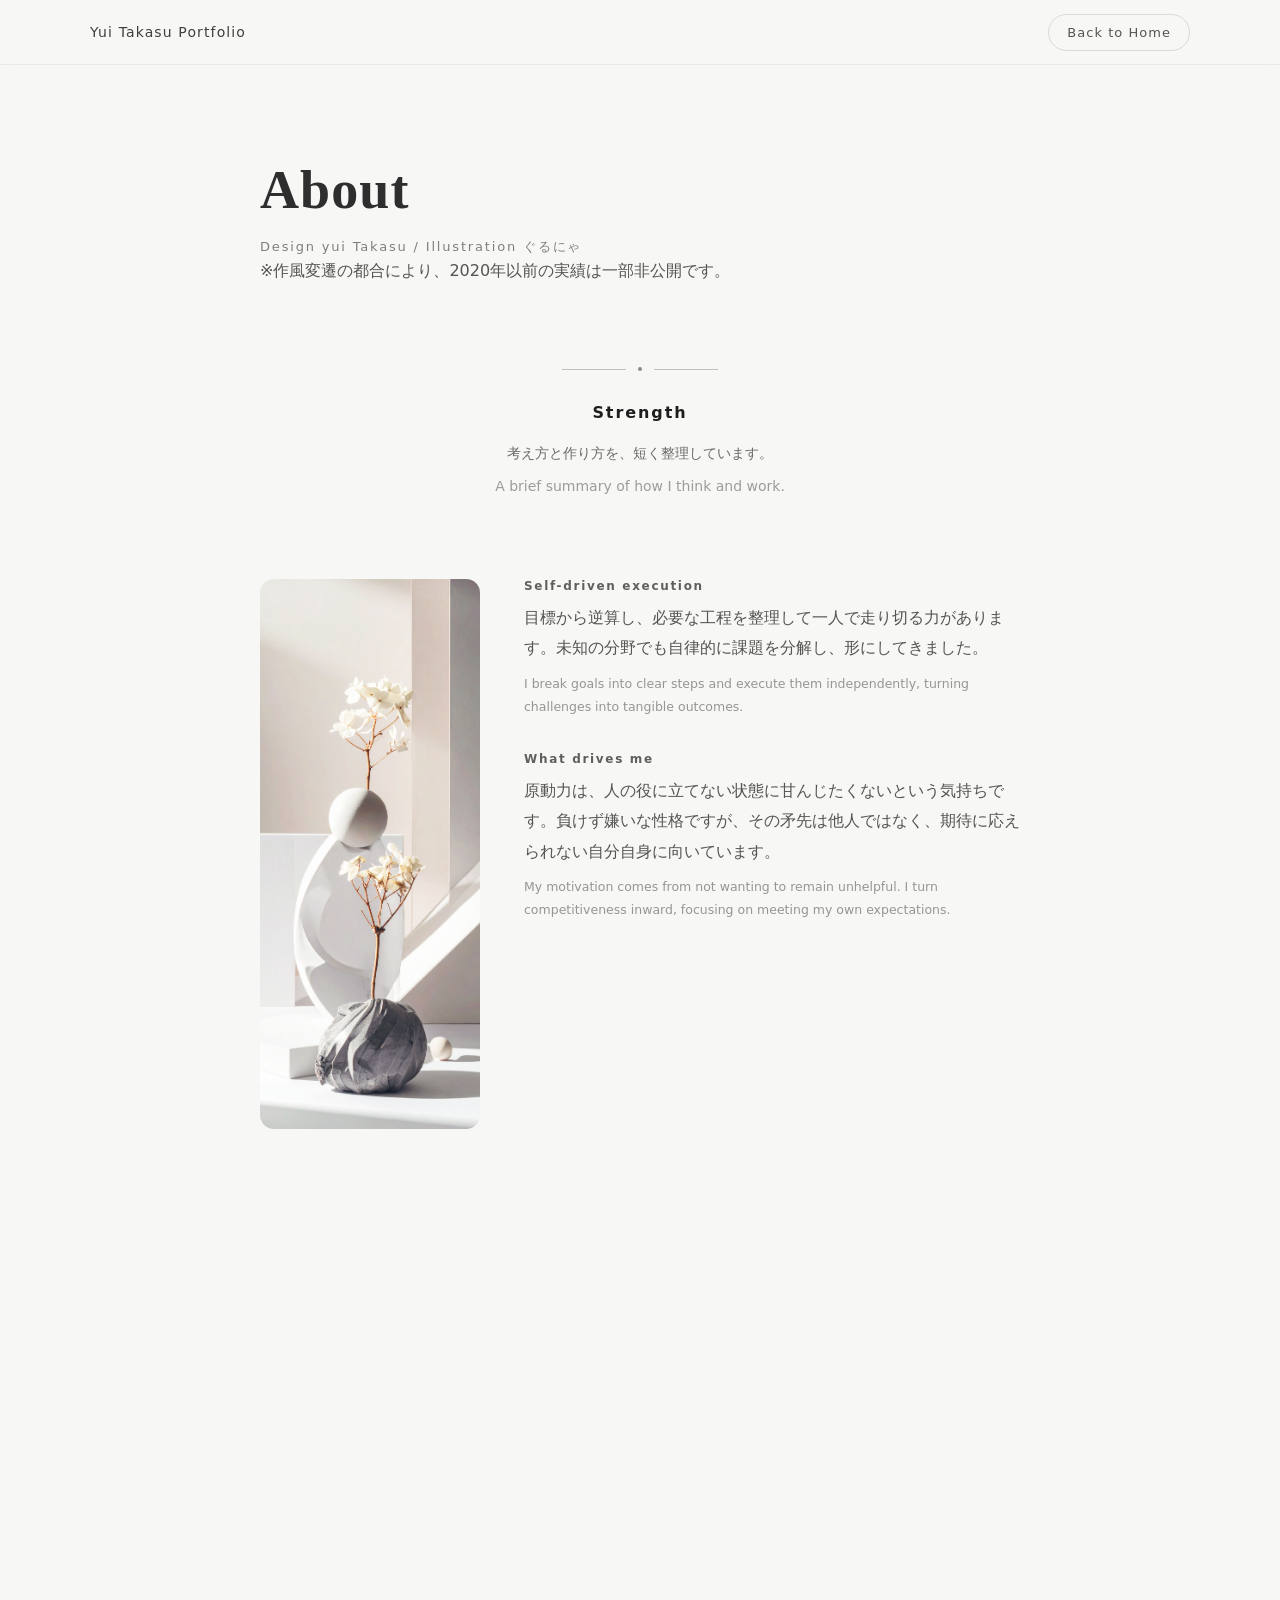
<file: about.html>
<!doctype html>
<html lang="ja">
<head>
<meta charset="utf-8">
<meta name="viewport" content="width=device-width, initial-scale=1">
<link rel="icon" href="/assets/img/favicon.png" type="image/png">
<title>About｜ぐるにゃ（Yui-Takasu）</title>

<!-- ★このページは2026年3月に作ったままで、リニューアルが終わっていない。
     それまで検索結果に出さないための指定。
     サイト内のリンク（トップのロゴカード）からは今まで通り見られる。
     リニューアルが終わったら、この meta robots の行を消して、
     sitemap.xml に about.html を戻すこと。 -->
<meta name="robots" content="noindex, follow">

<meta name="description" content="イラストレーター「ぐるにゃ」／Webデザイナー「Yui-Takasu」の自己紹介。制作に向き合う考え方、進め方、対応できる範囲をまとめています。">
<link rel="canonical" href="https://www.yui-takasu.com/about.html">

<!-- OGP -->
<meta property="og:type"        content="profile">
<meta property="og:url"         content="https://www.yui-takasu.com/about.html">
<meta property="og:title"       content="About｜ぐるにゃ（Yui-Takasu）">
<meta property="og:description" content="イラストレーター「ぐるにゃ」／Webデザイナー「Yui-Takasu」の自己紹介。制作に向き合う考え方、進め方、対応できる範囲をまとめています。">
<meta property="og:image"       content="https://www.yui-takasu.com/assets/img/ogp.png">
<meta property="og:locale"      content="ja_JP">
<meta property="og:site_name"   content="ぐるにゃ / Yui-Takasu Portfolio">

<!-- Twitter Card -->
<meta name="twitter:card"        content="summary_large_image">
<meta name="twitter:site"        content="@mitty976">
<meta name="twitter:title"       content="About｜ぐるにゃ（Yui-Takasu）">
<meta name="twitter:description" content="イラストレーター「ぐるにゃ」／Webデザイナー「Yui-Takasu」の自己紹介。制作に向き合う考え方、進め方、対応できる範囲をまとめています。">
<meta name="twitter:image"       content="https://www.yui-takasu.com/assets/img/ogp.png">

<style>
/* ===== Base (indexと同トーン) ===== */
:root{
  --nav-h:64px;
  --bg:#f7f7f5;
  --text: rgba(30,30,30,.75);
  --muted: rgba(30,30,30,.55);
  --line: rgba(0,0,0,.08);
}

html{ scroll-behavior:smooth; }

body{
  margin:0;
  font-family: system-ui, -apple-system, "Segoe UI", "Noto Sans JP", sans-serif;
  color:#2e2e2e;
  background:var(--bg);
}

section{
  padding:96px 16px;
  scroll-margin-top: calc(var(--nav-h) + 24px);
}

.section--off{
  padding-top: 0px;
  padding-bottom: 48px;
}

.section--off .off-divider{
  margin-top: 0;
}

h1{
  margin:0 0 18px;
  font-family:"Times New Roman", serif;
  font-size: clamp(34px, 4.8vw, 54px);
  letter-spacing: .02em;
  line-height: 1.1;
}

h2{
  margin: 0 0 18px;
  font-size: 16px;
  letter-spacing: .12em;
  color: rgba(30,30,30,1);
}

p{
  margin: 0 0 14px;
  line-height: 1.9;
  color: var(--text);
}

a{ color: inherit; }

/* ===== Nav ===== */
.site-nav{
  position:sticky;
  top:0;
  z-index:1000;
  height:var(--nav-h);
  backdrop-filter: blur(8px);
  background: rgba(247,247,245,.88);
  border-bottom: 1px solid rgba(0,0,0,.06);
  color: rgba(30,30,30,.85);
}

.site-nav__inner{
  width:min(1100px,92vw);
  height:100%;
  margin:0 auto;
  display:flex;
  align-items:center;
  gap: 14px;
}

.site-nav__brand{
  font-size:14px;
  letter-spacing:.08em;
  text-decoration:none;
  color:rgba(30,30,30,.85);
  white-space:nowrap;
}

.nav-spacer{ flex: 1; }

.pill{
  display:inline-block;
  padding: 10px 18px;
  border: 1px solid rgba(0,0,0,.12);
  background: transparent;
  border-radius: 999px;
  font-size: 13px;
  letter-spacing: .08em;
  color: rgba(30,30,30,.75);
  text-decoration:none;
  transition: border-color .2s ease, color .2s ease, transform .2s ease;
}
.pill:hover{
  border-color: rgba(0,0,0,.20);
  color: rgba(30,30,30,.95);
  transform: translateX(2px);
}

/* ===== Layout ===== */
.wrap{
  width: min(760px, 92vw);
  margin: 0 auto;
  min-width: 0; /* 横はみ出し保険 */
}

.kicker{
  margin-top: 8px;
  font-size: 13px;
  letter-spacing: .14em;
  color: var(--muted);
}

.hr{
  margin: 48px 0;
  height: 1px;
  background: rgba(0,0,0,.08);
  border: 0;
}

.list{
  margin: 10px 0 0;
  padding-left: 1.1em;
  color: rgba(30,30,30,.75);
}
.list li{ margin: 8px 0; }

.en{
  margin-top: 14px;
  font-size: 12.5px;
  line-height: 1.85;
  color: rgba(30,30,30,.45);
}

.about-divider,
.section-divider,
.off-divider{
  display: flex;
  align-items: center;
  justify-content: center;
  gap: 12px;
  margin: 80px 0 32px;
}

/* ===== Off hours ===== */
.off-card{
  width: min(760px, 75vw);
  margin: 0 auto;
  background: rgba(255,255,255,.85);
  border-radius: 22px;
  padding: 56px 52px;
  box-sizing: border-box;
}

.off-divider::before,
.off-divider::after{
  content: "";
  height: 1px;
  width: 64px;
  background: rgba(30,30,30,.25);
}

.off-divider span{
  width: 4px;
  height: 4px;
  border-radius: 50%;
  background: rgba(30,30,30,.5);
}

.off-header{
  text-align: center;
  margin-bottom: 80px;
}

.off-header .off-intro{
  margin: 0 auto 8px;
  max-width: 520px;
}

.off-header .en{
  margin-top: 4px;
}

.off-intro{
  margin: 0 0 32px;
  font-size: 14px;
  line-height: 1.9;
  color: rgba(30,30,30,.65);
}

.offhours{
  margin-top: 0px;
  display: grid;
  grid-template-columns: repeat(3, 1fr);
  gap: 18px;
}

.oh-card{
  border: none;
  border-radius: 14px;
  background: rgba(247,247,245,.75);
  overflow: hidden;
}

.oh-thumb{
  position: relative;
  border-radius: 0;
  overflow: hidden;
}

.oh-thumb img{
  width: 100%;
  aspect-ratio: 1/1;
  object-fit: cover;
  display: block;
}

.oh-overlay{
  position: absolute;
  inset: 0;
  padding: 16px;
  background: rgba(247,247,245,.90);
  opacity: 0;
  transform: translateY(14px);
  transition: opacity .28s ease, transform .32s ease;
  display:flex;
  flex-direction: column;
  justify-content: flex-end;
}

.oh-card:hover .oh-overlay{
  opacity: 1;
  transform: translateY(0);
}

.oh-overlay .jp{
  margin: 0 0 10px;
  font-size: 13.5px;
  line-height: 1.75;
  color: rgba(30,30,30,.78);
}

.oh-overlay .en{
  margin: 0;
  font-size: 12px;
  line-height: 1.65;
  color: rgba(30,30,30,.46); /* FIX */
}

.oh-meta{
  padding: 14px 16px 16px;
}

.oh-card h3{
  margin: 0 0 6px;
  font-size: 12px;
  letter-spacing: .14em;
  color: rgba(30,30,30,.65); /* FIX */
}

.oh-mini{
  margin: 0;
  font-size: 13px;
  line-height: 1.7;
  color: rgba(30,30,30,.68); /* FIX */
}

.note{
  margin-top: 28px;
  font-size: 12px;
  color: rgba(30,30,30,.45); /* FIX */
  letter-spacing: .06em;
}

@media (max-width: 768px){
  .off-card{
    padding: 40px 16px;
    border-radius: 20px;
  }
}

/* ===== Strength ===== */
.section-header{
  text-align: center;
  margin: 0 0 44px;
}

.section-header .lead{
  margin: 0 auto;
  max-width: 560px;
  font-size: 14px;
  line-height: 1.9;
  color: rgba(30,30,30,.65);
}

.section-header .en{
  margin-top: 6px;
  color: rgba(30,30,30,.42);
}

.section-divider::before,
.section-divider::after{
  content:"";
  height:1px;
  width:64px;
  background: rgba(30,30,30,.25);
}

.section-divider span{
  width:4px;
  height:4px;
  border-radius:50%;
  background: rgba(30,30,30,.5);
}

.strength-layout{
  display:grid;
  grid-template-columns: 220px 1fr;
  gap: 44px;
  align-items:start;
}

.strength-media img{
  width: 100%;
  aspect-ratio: 1 / 2.5;
  object-fit: cover;
  display:block;
  border-radius: 14px;
  padding-top: 0;
}

.strength-media,
.strength-items{
  display:flex;
  flex-direction:column;
  gap: 34px;
  padding-top: 0px;
}

.strength-item h3{
  margin: 0 0 10px;
  font-size: 12px;
  letter-spacing: .14em;
  color: rgba(30,30,30,.70);
}

.strength-item .jp{
  margin: 0 0 8px;
  line-height: 1.9;
  color: rgba(30,30,30,.75);
}

.strength-item .en{
  margin: 0;
  font-size: 12.5px;
  line-height: 1.85;
  color: rgba(30,30,30,.45);
}

@media (max-width: 820px){
  .strength-layout{
    grid-template-columns: 1fr;
    gap: 22px;
  }
  .strength-media img{
    width: 180px;
    margin: 0 auto;
  }
}

/* ===== Trio (01/02/03) ===== */
.trio{
  padding-top: 24px;
}

.section-header .lead.en,
.section-header--approach .lead.en{
  margin-bottom:80px;
}

.trio-grid{
  display: grid;
  grid-template-columns: repeat(3, 1fr);
  gap: 34px;
  align-items: start;
}

.trio-item{ min-width: 0; }

.trio-top{
  position: relative;
  height: 46px;
  margin-bottom: 10px;
}

.trio-no{
  position: absolute;
  left: 0;
  top: -2px;
  font-family: "Times New Roman", serif;
  font-size: 26px;
  letter-spacing: .08em;
  color: rgba(30,30,30,.85);
  display: inline-block;
  transform: translateX(15px);
}

.trio-mark{
  position: relative;
  width: 120px;
  height: 74px;
}

.trio-mark::before{
  content:"";
  position:absolute;
  left: 12px;
  top: 82px;
  width: 100px;
  height: 1px;
  background: rgba(30,30,30,1);
  transform: rotate(-42deg);
  transform-origin: left center;
  clip-path: polygon(0 0, 100% 0, 100% 40%, 0 40%);
}

.trio-mark::after{
  content:"";
  position:absolute;
  left: 15px;
  top: 20px;
  width: 65px;
  height: 65px;
  box-sizing: border-box;
  border: 1px solid rgba(30,30,30,.35);
  border-radius: 50%;
  clip-path: inset(10px 0 0 9px);
}

.trio-title{
  margin: 0 0 10px;
  font-size: 16px;
  letter-spacing: .08em;
  color: rgba(30,30,30,.85);
}

.trio-jp{
  margin: 0 0 10px;
  line-height: 1.95;
  color: rgba(30,30,30,.72);
}

.trio-en{
  margin: 0;
  color: rgba(30,30,30,.42);
  font-size: 12.5px;
  line-height: 1.85;
}

.trio-item h3{ margin-top: 68px; }

@media (max-width: 900px){
  .trio-grid{ grid-template-columns: 1fr; gap: 28px; }
  .trio-top{ height: 40px; }
}

@media (prefers-reduced-motion: reduce){
  .oh-overlay{ transition: none; }
  .pill{ transition: none; }
}

@media (max-width: 768px){
  .offhours{ grid-template-columns: 1fr; }
  .oh-overlay{
    position: static;
    opacity: 1;
    transform: none;
    background: none;
    padding: 14px 16px 0;
  }
  .oh-meta{ padding-top: 8px; }
}

/* =========================
  Scroll Reveal (from Works style)
========================= */
html.js-reveal .reveal{
  opacity: 0;
  transform: translateY(8px);
  transition: opacity .6s ease, transform .6s ease;
  will-change: opacity, transform;
  transition-delay: .05s;
}
html.js-reveal .reveal.is-inview{
  opacity: 1;
  transform: none;
}
@media (prefers-reduced-motion: reduce){
  html.js-reveal .reveal{
    transition: none;
    opacity: 1;
    transform: none;
  }
}

/* =========================
  Custom Cursor (from Works style)
========================= */
html.cursor-on, html.cursor-on * { cursor: none; }
.cursor{
  position: fixed;
  left: 0;
  top: 0;

  width: 10px;
  height: 10px;
  border-radius: 999px;

  background: rgba(30,30,30,.65);
  border: none;

  pointer-events: none;
  z-index: 9999;

  transform: translate(-50%, -50%);
  opacity: 0;
  transition: opacity .2s ease, transform .12s ease, width .15s ease, height .15s ease;
}
.cursor.is-hover{
  width: 16px;
  height: 16px;
}
@media (prefers-reduced-motion: reduce){
  html.cursor-on, html.cursor-on * { cursor: auto; }
  .cursor{ display: none; }
}

/* =========================
  Page Top (from Works style)
========================= */
.page-top{
  position: fixed;
  right: 22px;
  bottom: 22px;
  z-index: 1200;

  width: 44px;
  height: 80px;

  display: block;
  text-decoration: none;
  color: rgba(30,30,30,.55);

  --line-h: 110px;

  opacity: 0;
  pointer-events: none;
  transform: translateY(8px);
  transition: opacity .25s ease, transform .25s ease, color .2s ease;
}
.page-top.is-visible{
  opacity: 1;
  pointer-events: auto;
  transform: translateY(0);
}
.page-top::before{
  content:"";
  position: absolute;
  right: 0;
  bottom: 0;
  width: 1px;
  height: var(--line-h);
  background: rgba(30,30,30,.35);
}
.page-top::after{
  content:"";
  position: absolute;
  right: -5px;
  bottom: calc(var(--line-h) - 13px);
  width: 10px;
  height: 10px;
  border-top: 1px solid rgba(30,30,30,.55);
  border-bottom:0;
  transform: rotate(45deg);
}
.page-top__text{
  position: absolute;
  right: 17px;
  bottom: 0;
  font-size: 12px;
  letter-spacing: .12em;
  white-space: nowrap;
  transform-origin: right bottom;
  transform: rotate(90deg);
}
.page-top:hover{ color: rgba(30,30,30,.9); }
.page-top:hover::after{ border-color: rgba(30,30,30,.9); }

@media (max-width: 720px){
  .page-top{
    right: 14px;
    bottom: 14px;
    height: 120px;
    --line-h: 92px;
  }
}

/* ===== About page modifiers ===== */
.is-subpage .nav-left,
.is-subpage .nav-brand,
.is-subpage .nav-title,
.is-subpage .site-title{
  display: none !important;
}

.is-about .about,
.is-about .about__inner,
.is-about .strength,
.is-about .section-inner{
  width: min(400px, 86vw);
  margin-inline: auto;
}

@media (max-width: 768px){
  .is-about .about,
  .is-about .about__inner,
  .is-about .strength,
  .is-about .section-inner{
    width: 88vw;
  }
  .site-nav__brand{
    display: none !important;
  }
}
  
/* ===== About page modifiers ===== */
.is-subpage .nav-left,
.is-subpage .nav-brand,
.is-subpage .nav-title,
.is-subpage .site-title{
  display: none !important;
}

/* スマホだけ Strength の画像を非表示 */
@media (max-width: 768px){
  .is-about .strength-media{
    display: none !important;
  }
}

/* “文章の左右余白” をスマホで整える（閉じカッコも修正） */
@media (max-width: 520px){
  .is-about section{ padding-left: 40px; padding-right: 40px; }
  .is-about .wrap{ width: 100%; }
}
  
</style>
</head>

<body class="is-subpage is-about">

<header class="site-nav">
  <div class="site-nav__inner">
    <a class="site-nav__brand" href="index.html#top">Yui Takasu Portfolio</a>
    <div class="nav-spacer"></div>
    <a class="pill" href="index.html#about">Back to Home</a>
  </div>
</header>

<section>
  <div class="wrap">
    <h1>About</h1>
    <div class="kicker">Design yui Takasu / Illustration ぐるにゃ</div>
    <p class="about-note">※作風変遷の都合により、2020年以前の実績は一部非公開です。</p>

<div class="section-divider about-divider" aria-hidden="true">
  <span></span>
</div>

<!-- ===== Strength ===== -->
<div class="section-header">
  <h2>Strength</h2>
  <p class="lead">考え方と作り方を、短く整理しています。</p>
  <p class="lead en">A brief summary of how I think and work.</p>
</div>

<div class="strength-layout">

  <!-- Left: vertical visual -->
  <div class="strength-media" aria-hidden="true">
    <img src="assets/img/Strength.jpeg" alt="">
  </div>

  <!-- Right: texts -->
  <div class="strength-items">

    <article class="strength-item">
      <h3>Self-driven execution</h3>
      <p class="jp">
        目標から逆算し、必要な工程を整理して一人で走り切る力があります。未知の分野でも自律的に課題を分解し、形にしてきました。
      </p>
      <p class="en">
        I break goals into clear steps and execute them independently, turning challenges into tangible outcomes.
      </p>
    </article>

    <article class="strength-item">
      <h3>What drives me</h3>
      <p class="jp">
        原動力は、人の役に立てない状態に甘んじたくないという気持ちです。負けず嫌いな性格ですが、その矛先は他人ではなく、期待に応えられない自分自身に向いています。
      </p>
      <p class="en">
        My motivation comes from not wanting to remain unhelpful. I turn competitiveness inward, focusing on meeting my own expectations.
      </p>
    </article>

    <article class="strength-item">
      <h3>End-to-end production</h3>
      <p class="jp">
        企画から素材制作、演出までを一貫して担い、目的に応じて必要な工程を組み立てます。制作の質と効率を両立させながら、長く使える形になるよう設計しています。
      </p>
      <p class="en">
        I handle production end to end, from planning and asset creation to direction, balancing quality, efficiency, and longevity with downstream use in mind.
      </p>
    </article>

  </div>
</div>

<!-- ===== Trio block (01/02/03) ===== -->
<div class="trio">
 <div class="section-divider strength-divider" aria-hidden="true">
  <span></span></div>

 <div class="section-header section-header--approach">
  <h2>Approach</h2>
  <p class="lead">仕事に向き合う視点を、三つの軸で整理しています。</p>
  <p class="lead en">How I approach my work in three perspectives.</p>
 </div>

 <div class="trio-grid">

    <article class="trio-item">
      <div class="trio-top" aria-hidden="true">
        <div class="trio-mark">
          <div class="trio-no">01</div>
        </div>
      </div>

      <h3 class="trio-title">How I work</h3>
      <p class="trio-jp">
        目的・ターゲット・制約を整理し、優先順位を決めます。使用シーンや後工程を前提に、必要な工程を組み替えて品質を出します。
      </p>
      <p class="en trio-en">
        I clarify goals and constraints, design with real usage in mind, and build flexible workflows to deliver quality efficiently.
      </p>
    </article>

    <article class="trio-item">
      <div class="trio-top" aria-hidden="true">
        <div class="trio-mark">
          <div class="trio-no">02</div>
        </div>
      </div>

      <h3 class="trio-title">What I value</h3>
      <p class="trio-jp">
        見た目より先に、意図が届くこと。合意形成と納期を守る誠実な進行。その場限りにしない、積み上がる設計を大切にします。
      </p>
      <p class="en trio-en">
        I prioritize clarity, reliable process, and designs that stay usable beyond a single moment.
      </p>
    </article>

    <article class="trio-item">
      <div class="trio-top" aria-hidden="true">
        <div class="trio-mark">
          <div class="trio-no">03</div>
        </div>
      </div>

      <h3 class="trio-title">What I handle</h3>
      <p class="trio-jp">
        広告・販促／バナー／印刷物、ブランド表現・世界観設計、情報整理・構成・トーン設計。イラスト制作、短尺の映像編集、Live2Dモデリングまで対応します。
      </p>
      <p class="en trio-en">
        Ads and promotional design, brand/worldbuilding direction, structure and tone. Also illustration, short-form video editing, and Live2D modeling.
      </p>
    </article>
  </div>
</div>

<!-- /.wrap -->
</section>

<section class="section--off">
  <div class="wrap">

    <div class="off-card">
      <div class="off-divider" aria-hidden="true">
        <span></span>
      </div>

    <div class="off-header">
      <h2>Off hours</h2>
      <p class="off-intro">
        仕事以外の時間に触れているものも、思考や設計の一部です。
      </p>
      <p class="off-intro en">
        What I engage with off hours also shapes how I think and design.
      </p>
    </div>

    <div class="offhours">

      <!-- Observation / Botanical -->
      <article class="oh-card">
        <div class="oh-thumb">
          <img src="assets/img/offhours/garden.jpg" alt="Botanical observation">
          <div class="oh-overlay">
            <p class="jp">散歩しながら、植物園のような空間で形や光の変化を観察します。</p>
            <p class="en">I observe shifts in form and light, often in botanical-garden-like spaces.</p>
          </div>
        </div>
        <div class="oh-meta">
          <h3>Observation</h3>
          <p class="oh-mini">形と光の記憶</p>
        </div>
      </article>

      <!-- Worldbuilding -->
      <article class="oh-card">
        <div class="oh-thumb">
          <img src="assets/img/offhours/worldbuilding.jpg" alt="Worldbuilding">
          <div class="oh-overlay">
            <p class="jp">空間や小物、配置や背景から“空気感”を読み取り、言語化します。</p>
            <p class="en">I collect references and translate atmosphere from spaces, objects, and layouts.</p>
          </div>
        </div>
        <div class="oh-meta">
          <h3>Worldbuilding</h3>
          <p class="oh-mini">空気感を言葉に</p>
        </div>
      </article>

      <!-- Music -->
      <article class="oh-card">
        <div class="oh-thumb">
          <img src="assets/img/offhours/music.jpg" alt="Music and singing">
          <div class="oh-overlay">
            <p class="jp">歌うのも好き。リズムや間の取り方を体に覚えさせています。</p>
            <p class="en">I also enjoy singing, training rhythm and timing as embodied sensitivity.</p>
          </div>
        </div>
        <div class="oh-meta">
          <h3>Music</h3>
          <p class="oh-mini">歌とリズム</p>
        </div>
      </article>


      <!-- Sketching -->
      <article class="oh-card">
        <div class="oh-thumb">
          <img src="assets/img/offhours/sketching.jpg" alt="Sketching">
          <div class="oh-overlay">
            <p class="jp">落書きで思考をほぐします。形の引き出しを増やす時間。</p>
            <p class="en">Sketching loosens my thinking and expands my visual library.</p>
          </div>
        </div>
        <div class="oh-meta">
          <h3>Sketching</h3>
          <p class="oh-mini">形の引き出し</p>
        </div>
      </article>

      <!-- Cooking / Sweets -->
      <article class="oh-card">
        <div class="oh-thumb">
          <img src="assets/img/offhours/sweets.jpg" alt="Cooking and sweets">
          <div class="oh-overlay">
            <p class="jp">お菓子づくり。工程や分量のバランスを整えて仕上げる感覚が好きです。</p>
            <p class="en">Baking trains my sense of process, balance, and finishing quality.</p>
          </div>
        </div>
        <div class="oh-meta">
          <h3>Making sweets</h3>
          <p class="oh-mini">お菓子作りが好き</p>
        </div>
      </article>

      <!-- Animals / Bernese -->
      <article class="oh-card">
        <div class="oh-thumb">
          <img src="assets/img/offhours/dog.jpg" alt="Bernese Mountain Dog">
          <div class="oh-overlay">
            <p class="jp">バーニーズ・マウンテン・ドッグのような大型犬を通して、
                          落ち着きや信頼感、距離感の取り方を感じ取っています。</p>
            <p class="en">Through large dogs such as Bernese Mountain Dogs,
                          I reflect on calmness, trust, and a sense of distance.</p>
          </div>
        </div>
        <div class="oh-meta">
          <h3>Animals</h3>
          <p class="oh-mini">大型犬が好き</p>
        </div>
      </article>

    </div>

    <p class="note">※生活圏が特定される情報は掲載していません。</p>

  </div>
</section>


<script>
(() => {
  const root = document.documentElement;

  // -------------------------
  // Scroll Reveal
  // -------------------------
  root.classList.add('js-reveal');

  const revealTargets = [
    '.section-header',
    '.strength-media',
    '.strength-item',
    '.trio-top',
    '.trio-item',
    '.off-header',
    '.off-card',
    '.oh-card',
    '.section-divider'
  ];

  const els = new Set();
  revealTargets.forEach(sel => {
    document.querySelectorAll(sel).forEach(el => els.add(el));
  });

  els.forEach(el => el.classList.add('reveal'));

  if ('IntersectionObserver' in window) {
    const io = new IntersectionObserver((entries) => {
      entries.forEach(ent => {
        ent.target.classList.toggle('is-inview', ent.isIntersecting);
      });
    }, { root: null, rootMargin: '0px 0px -10% 0px', threshold: 0.12 });

    els.forEach(el => io.observe(el));
  } else {
    // fallback: no IO
    els.forEach(el => el.classList.add('is-inview'));
  }

  // -------------------------
  // Page Top (show/hide)
  // -------------------------
  const pageTop = document.querySelector('.page-top');
  const toggleTop = () => {
    if (!pageTop) return;
    const y = window.scrollY || document.documentElement.scrollTop || 0;
    pageTop.classList.toggle('is-visible', y > 240);
  };
  window.addEventListener('scroll', toggleTop, { passive: true });
  toggleTop();

  // -------------------------
  // Custom Cursor (pointer fine + hover capable + not reduced motion)
  // -------------------------
  const cursor = document.querySelector('.cursor');
  const canCursor =
    cursor &&
    window.matchMedia &&
    window.matchMedia('(hover: hover) and (pointer: fine)').matches &&
    !(window.matchMedia('(prefers-reduced-motion: reduce)').matches);

  if (!canCursor) return;

  root.classList.add('cursor-on');

  let tx = 0, ty = 0, cx = 0, cy = 0;
  const speed = 0.18;

  const onMove = (e) => {
    tx = e.clientX;
    ty = e.clientY;
    cursor.style.opacity = '1';
  };

  window.addEventListener('mousemove', onMove, { passive: true });

  const raf = () => {
    cx += (tx - cx) * speed;
    cy += (ty - cy) * speed;
    cursor.style.left = cx + 'px';
    cursor.style.top  = cy + 'px';
    requestAnimationFrame(raf);
  };
  requestAnimationFrame(raf);

  const hoverOn = () => cursor.classList.add('is-hover');
  const hoverOff = () => cursor.classList.remove('is-hover');

  const bindHover = (el) => {
    el.addEventListener('mouseenter', hoverOn);
    el.addEventListener('mouseleave', hoverOff);
  };

  document.querySelectorAll('a, button, .pill, [role="button"], input, textarea, select, summary').forEach(bindHover);
})();
</script>


<a class="page-top" href="#top" aria-label="Back to top">
  <span class="page-top__text">Page Up</span>
</a>
<div class="cursor" aria-hidden="true"></div>


<!-- Custom Cursor -->
<div class="cursor" aria-hidden="true"></div>

<!-- Page Top -->
<a href="#top" class="page-top" aria-label="Back to top">
  <span class="page-top__text">PAGE TOP</span>
</a>

<script>
(() => {
  // enable custom cursor (PC only)
  if (window.matchMedia("(hover:hover) and (pointer:fine)").matches) {
    document.documentElement.classList.add("cursor-on");
    const cursor = document.querySelector(".cursor");
    let hovering = false;

    window.addEventListener("mousemove", (e) => {
      cursor.style.opacity = "1";
      cursor.style.transform = `translate(${e.clientX}px, ${e.clientY}px)`;
    });

    document.addEventListener("mouseover", (e) => {
      hovering = !!e.target.closest("a, button");
      cursor.classList.toggle("is-hover", hovering);
    });
  }

  // Page top visibility
  const pageTop = document.querySelector(".page-top");
  if (pageTop) {
    window.addEventListener("scroll", () => {
      pageTop.classList.toggle("is-visible", window.scrollY > 240);
    });
  }
})();

  // 右クリック禁止（外部リンク・mailtoのみ許可、href="#"は禁止）
  document.addEventListener('contextmenu', (e) => {
    const link = e.target.closest('a');
    if (link) {
      const href = link.getAttribute('href') || '';
      if (href && href !== '#' && !href.startsWith('javascript')) return;
    }
    e.preventDefault();
  }, true);

  // ドラッグ保存禁止（全画像・動画）
  document.addEventListener('dragstart', (e) => {
    if (e.target.tagName === 'IMG' || e.target.tagName === 'VIDEO') {
      e.preventDefault();
      e.stopPropagation();
    }
  }, true);

  // 動画のループを強制ON
  document.querySelectorAll('video').forEach(v => { v.loop = true; });
</script>

</body>
</html>
</file>
<file: roulette/themes/tarot.css>
:root { --gold: #e7bd8c; --pale: #fbeadb; --night: #241a44; --ink: #3a1f50; }
@property --c1 { syntax: '<color>'; inherits: true; initial-value: #7a4fb0; }
@property --c2 { syntax: '<color>'; inherits: true; initial-value: #b06aa8; }
* { box-sizing: border-box; }
body { margin: 0; min-height: calc(100vh - var(--bar)); overflow-x: hidden; color: var(--pale); font: 500 15px/1.5 'Yu Mincho', 'Hiragino Mincho ProN', serif;
  background: radial-gradient(60% 45% at 15% 100%, color-mix(in srgb, var(--c1) 60%, transparent), transparent), radial-gradient(60% 50% at 90% 95%, color-mix(in srgb, var(--c2) 50%, transparent), transparent), linear-gradient(#150d2e, #2b1d55 60%, #45306f) fixed;
  transition: --c1 1.2s, --c2 1.2s; }
#sky, #fx { position: fixed; inset: 0; width: 100%; height: 100%; pointer-events: none; }
#sky { z-index: -1; } #fx { z-index: 20; }
button { font: inherit; color: inherit; cursor: pointer; background: none; border: 0; padding: 0; }
button:disabled { opacity: .4; cursor: default; }
button:focus-visible { outline: 2px solid var(--pale); outline-offset: 3px; }
.spread { display: grid; grid-template-columns: minmax(0, 1fr) minmax(0, 1.1fr); gap: 28px; align-items: center; min-height: calc(100vh - var(--bar)); max-width: 1560px; margin: 0 auto; padding: 18px 28px; }
#stage { text-align: center; }
h1 { margin: 0; font-size: 28px; font-weight: 600; line-height: 1.3; }
.wheel { position: relative; width: min(100%, calc(100vh - var(--bar) - 255px)); min-width: 300px; aspect-ratio: 1; margin: 0 auto; }
#wheel { width: 100%; height: 100%; display: block; }
#reveal { position: absolute; z-index: 21; left: 50%; top: 48.5%; opacity: 0; pointer-events: none; width: max-content; max-width: 92vw; transform: translate(-50%, -50%); font-weight: 800; font-size: clamp(26px, calc(620px / var(--n, 6)), 92px); line-height: 1.2; color: #fff8e6; -webkit-text-stroke: 6px #3a1758; paint-order: stroke fill; text-shadow: 0 0 34px #ffd27a; }
#now { margin: 2px 0 10px; min-height: 1.5em; font-size: 22px; font-weight: 600; }
.actions { display: flex; flex-wrap: wrap; justify-content: center; gap: 14px; }
.actions button { padding: 10px 26px; border: 1px solid var(--gold); box-shadow: inset 0 0 0 3px var(--night), inset 0 0 0 4px rgb(231 189 140 / .6); background: var(--night); font-weight: 600; font-size: 16px; }
.actions #all { background: linear-gradient(#fbe3c0, #cf9b78); color: #3a1758; box-shadow: inset 0 0 0 3px #f0cda2, inset 0 0 0 4px #8a5548; }

.list { display: grid; grid-template-columns: repeat(6, minmax(0, 1fr)); gap: 10px 12px; }
.card { position: relative; text-align: center; }
.pick { display: block; width: 100%; perspective: 900px; }
.inner { display: block; position: relative; aspect-ratio: 5 / 7.4; transform-style: preserve-3d; transition: rotate .9s cubic-bezier(.3, 1.4, .5, 1), translate .3s; rotate: y 0deg; }
.pick:hover .inner { translate: 0 -4px; }
.card[data-state=done] .inner { rotate: y 540deg; }
.card.sel .inner::before { content: ''; position: absolute; inset: -5px; border-radius: 12px; border: 2px solid var(--pale); box-shadow: 0 0 18px var(--gold); }
.back, .front { position: absolute; inset: 0; border-radius: 8px; backface-visibility: hidden; overflow: hidden; }
.back { border: 1px solid var(--gold); display: grid; place-items: center; background: repeating-conic-gradient(from 0deg at 50% 50%, #4a3a70 0 18deg, #3a2b60 18deg 36deg); box-shadow: inset 0 0 0 4px var(--night), inset 0 0 0 5px var(--gold), 0 6px 16px rgb(10 0 30 / .5); }
.back::before { content: ''; width: 46%; aspect-ratio: 1; border-radius: 50%; border: 2px solid var(--gold); background: radial-gradient(circle at 64% 42%, #2d2050 0 37%, transparent 38%), radial-gradient(circle, #f4d7ae 0 54%, #2d2050 55%); }
.card[data-state=locked] .back, .card[data-state=none] .back { filter: brightness(.6) saturate(.7); }
.front { rotate: y 180deg; container-type: size; display: flex; flex-direction: column; align-items: center; color: var(--ink); background: radial-gradient(circle at 50% 40%, #fffaf4, #eedfea); border: 1px solid #a8715e; box-shadow: inset 0 0 0 4px #fbf1ea, inset 0 0 0 5px #c08a72, 0 6px 16px rgb(10 0 30 / .5); }
.num { font: 14px/1 'Palatino Linotype', Georgia, serif; color: #8a5548; padding-top: 5cqh; }
.value { flex: 1; min-height: 0; display: grid; place-content: center; writing-mode: vertical-rl; text-orientation: upright; white-space: pre; text-align: center; font-weight: 800; line-height: 1.3; font-size: min(17cqw, calc(66cqh / var(--n)), calc(84cqw / var(--l, 1) / 1.3)); }
/* 色の項目は下に色見本 */
.sw { display: none; width: calc(100% - 22px); height: 13%; margin-bottom: 11px; background: var(--colors); border: 1px solid #a8715e; }
.colored .sw { display: block; } .colored .value { font-size: min(14cqw, calc(54cqh / var(--n)), calc(84cqw / var(--l, 1) / 1.3)); }
.cap { display: block; margin-top: 3px; font-size: 13px; }
.re, .fix { font-size: 12.5px; padding: 1px 9px; border: 1px solid rgb(231 189 140 / .7); border-radius: 99px; background: rgb(36 26 68 / .75); }
.btns button:hover:enabled { background: var(--gold); color: #3a1758; }

@media (max-width: 900px), (orientation: portrait) {
  .spread { grid-template-columns: minmax(0, 1fr); align-content: center; gap: 18px; }
  .wheel { width: min(100%, 38vh); }
  .list { max-width: min(900px, 46vh); width: 100%; margin: 0 auto; }
}
@media (max-width: 620px) { .list { grid-template-columns: repeat(3, minmax(0, 1fr)); max-width: none; } .spread { padding: 16px; } .wheel { width: 100%; } }
@media (prefers-reduced-motion: reduce) { .inner { transition: none; } }

:root { --ui-bg: rgb(36 26 68 / .75); --ui-line: rgb(231 189 140 / .7); --ui-text: #fbeadb; --ui-accent: #e7bd8c; --ui-on: #3a1758; --ui-panel: #2b1d55; --ui-ptext: #fbeadb; --ui-field: #3a2b60; }
.entry { display: none; }
</file>
<file: roulette/themes/grimoire.css>
:root { --ink: #35241a; --faint: #6d533c; --accent: #8a2f18; --paper: #ecdcb6; }
@property --c1 { syntax: '<color>'; inherits: true; initial-value: #c9a15e; }
@property --c2 { syntax: '<color>'; inherits: true; initial-value: #b98a5a; }
@property --c3 { syntax: '<color>'; inherits: true; initial-value: #d2b27a; }
* { box-sizing: border-box; }
body { margin: 0; min-height: calc(100vh - var(--bar)); display: grid; place-items: center; overflow-x: hidden; color: var(--ink); font: 500 15px/1.5 'Yu Mincho', 'Hiragino Mincho ProN', serif;
  background: radial-gradient(90% 80% at 50% 35%, #4a3322, #170e09) fixed; transition: --c1 1.2s, --c2 1.2s, --c3 1.2s; }
#fx { position: fixed; inset: 0; width: 100%; height: 100%; pointer-events: none; }
#fx { z-index: 20; }
button { font: inherit; color: inherit; cursor: pointer; background: none; border: 0; padding: 0; }
button:disabled { opacity: .4; cursor: default; }
button:focus-visible { outline: 2px solid var(--accent); outline-offset: 2px; }
.shell { position: relative; width: min(100vw - 24px, 1480px); margin: 12px; padding: 14px; border-radius: 12px; perspective: 2600px; background: linear-gradient(90deg, #4b2a18, #6f4325 48%, #2c170c 50%, #6f4325 52%, #4b2a18); box-shadow: 0 24px 60px rgb(0 0 0 / .6), inset 0 0 0 2px #2a160b, inset 0 0 0 4px #b48a46; }
.spread { position: relative; display: grid; grid-template-columns: minmax(0, 1fr) minmax(0, 1fr); transform-style: preserve-3d; }
.page { position: relative; min-width: 0; padding: 24px 32px; min-height: min(calc(100vh - var(--bar) - 60px), 960px);
  background: radial-gradient(120% 90% at 50% 50%, transparent 60%, rgb(110 70 25 / .36)), url("data:image/svg+xml,%3Csvg xmlns='http://www.w3.org/2000/svg' width='1600' height='1600'%3E%3Cfilter id='n' x='0' y='0' width='1' height='1'%3E%3CfeTurbulence type='fractalNoise' baseFrequency='.018 .03' numOctaves='5' seed='8'/%3E%3CfeColorMatrix values='0 0 0 0 .45 0 0 0 0 .28 0 0 0 0 .1 0 0 0 .5 -.12'/%3E%3C/filter%3E%3Crect width='1600' height='1600' filter='url(%23n)'/%3E%3C/svg%3E") 0 0 / 1600px 1600px no-repeat, var(--paper); }
.page::before { content: ''; position: absolute; inset: 12px; border: 1px solid #a8715e; outline: 1px solid rgb(168 113 94 / .5); outline-offset: -5px; pointer-events: none; }
.left { border-radius: 6px 0 0 6px; text-align: center; display: flex; flex-direction: column; justify-content: center; }
.right { border-radius: 0 6px 6px 0; }
.left::after, .right::after { content: ''; position: absolute; inset: 0 0 0 auto; width: 64px; background: linear-gradient(90deg, transparent, rgb(50 25 8 / .48)); pointer-events: none; }
.right::after { inset: 0 auto 0 0; scale: -1 1; }
h1 { margin: 0; font-size: 28px; line-height: 1.3; font-weight: 700; color: var(--accent); }
.wheel { position: relative; width: min(100%, calc(100vh - var(--bar) - 290px), 680px); min-width: 270px; aspect-ratio: 1; margin: 0 auto; }
#wheel { width: 100%; height: 100%; display: block; }
#reveal { position: absolute; z-index: 21; left: 50%; top: 48.5%; opacity: 0; pointer-events: none; width: max-content; max-width: 92vw; transform: translate(-50%, -50%); font-weight: 800; font-size: clamp(24px, calc(430px / var(--n, 6)), 64px); line-height: 1.2; color: var(--ink); padding: .18em .7em; background: linear-gradient(#f6e8c4, #e4cd97); border-block: 2px solid #8d6228; outline: 1px solid rgb(141 98 40 / .6); outline-offset: -8px; box-shadow: 0 10px 26px rgb(50 25 8 / .45); }
#now { margin: 2px 0 8px; min-height: 1.5em; font-size: 22px; font-weight: 700; }
.actions { display: flex; flex-wrap: wrap; justify-content: center; gap: 12px; }
.actions button { padding: 9px 22px; border: 1.5px solid var(--ink); border-radius: 3px; font-weight: 700; font-size: 16px; background: rgb(255 250 240 / .5); }
.actions #all { background: #7a2f1c; border-color: #4f180c; color: #fdebd6; box-shadow: inset 0 0 0 2px #7a2f1c, inset 0 0 0 3px #e7bd8c; }
/* 図鑑の項：イメージカラーは筆で塗った形 */
.entry { display: grid; grid-template-columns: minmax(0, 1fr) 34%; column-gap: 18px; align-content: center; min-height: 150px; padding: 16px 20px; border-bottom: 3px double #a8715e; }
.entry > p, .entry > h2 { grid-column: 1; }
#wash { grid-column: 2; grid-row: 1 / 4; display: flex; flex-direction: column; justify-content: center; gap: 5px; }
#wash i { height: 40px; -webkit-mask: var(--brush1) center / 100% 100% no-repeat; mask: var(--brush1) center / 100% 100% no-repeat; }
#wash i:nth-child(2) { margin-left: 7%; margin-right: -3%; -webkit-mask-image: var(--brush2); mask-image: var(--brush2); }
#wash i:nth-child(3) { margin-left: -2%; margin-right: 9%; -webkit-mask-image: var(--brush3); mask-image: var(--brush3); }
/* 白や紙に近い色も見えるよう、筆跡の形に薄い影をつける */
#wash, .card[data-id=color] .sw { filter: drop-shadow(0 0 1px rgb(53 36 26 / .75)); }
.entry h2 { margin: 2px 0; font-size: clamp(26px, 2.8vw, 42px); line-height: 1.25; font-weight: 800; overflow-wrap: anywhere; }
.entry p { margin: 0; font-size: 15px; }
.list { display: grid; grid-template-columns: minmax(0, 1fr) minmax(0, 1fr); column-gap: 20px; padding: 8px 8px 0 10px; }
.card { display: grid; grid-template-columns: minmax(0, 1fr) auto; align-items: center; gap: 8px; min-height: 66px; padding: 5px 4px 5px 8px; border-bottom: 1px dotted #a8715e; }
.card.sel { background: rgb(138 47 24 / .12); box-shadow: -3px 0 var(--accent); }
.pick { display: flex; flex-direction: column-reverse; text-align: left; }
.inner, .front { display: block; }
.num, .back { display: none; }
.cap { display: block; font-size: 13px; color: var(--accent); line-height: 1.3; }
.value { display: block; font-size: 18px; font-weight: 800; line-height: 1.3; word-break: keep-all; overflow-wrap: anywhere; }
.sw { display: none; height: 10px; margin-top: 3px; max-width: 150px; background: var(--colors); border: 1px solid var(--ink); }
.colored .sw { display: block; }
.card[data-id=color].colored .sw { display: flex; gap: 3px; height: 18px; max-width: 170px; background: none; border: 0; }
.card[data-id=color] .sw i { display: block; flex: 1; max-width: 80px; -webkit-mask: var(--brush1) center / 100% 100% no-repeat; mask: var(--brush1) center / 100% 100% no-repeat; }
.card[data-id=color] .sw i:nth-child(2) { -webkit-mask-image: var(--brush2); mask-image: var(--brush2); }
.card[data-id=color] .sw i:nth-child(3) { -webkit-mask-image: var(--brush3); mask-image: var(--brush3); }
.card:not([data-state=done]) .value { font-size: 14px; font-weight: 500; color: var(--faint); }
.card[data-state=done] .value { animation: ink 1s ease-out; }
@keyframes ink { from { opacity: 0; filter: blur(5px); } }
.re, .fix { font-size: 13px; padding: 3px 10px; border: 1px solid #a8715e; border-radius: 3px; background: rgb(255 250 240 / .55); }
.btns button:hover:enabled { background: #7a2f1c; color: #fdebd6; }
.leaf { position: absolute; top: 0; bottom: 0; left: 50%; width: 50%; min-height: 0; transform-origin: left center; visibility: hidden; z-index: 5; }
@media (max-width: 900px), (orientation: portrait) {
  .spread { grid-template-columns: minmax(0, 1fr); }
  .page { min-height: 0; padding: 28px; }
  .wheel { width: min(100%, 39vh); }
  .left { border-radius: 6px 6px 0 0; } .right { border-radius: 0 0 6px 6px; padding-top: 36px; }
  .left::after { inset: auto 0 0 0; width: auto; height: 44px; background: linear-gradient(transparent, rgb(50 25 8 / .48)); }
  .right::after { inset: 0 0 auto 0; width: auto; height: 44px; scale: 1; background: linear-gradient(rgb(50 25 8 / .48), transparent); }
  .leaf { left: 0; width: 100%; top: 50%; transform-origin: center top; }
}
@media (max-width: 620px) { .list { grid-template-columns: minmax(0, 1fr); } .page { padding: 24px 20px; } .wheel { width: 100%; } }
@media (prefers-reduced-motion: reduce) { .card .value { animation: none !important; } }

:root { --ui-bg: rgb(60 36 18 / .7); --ui-line: #b48a46; --ui-text: #f3e2bd; --ui-accent: #7a2f1c; --ui-on: #fdebd6; --ui-panel: #ecdcb6; --ui-ptext: #35241a; --ui-field: #f7ecd0; }
.shell { margin: 12px; }
</file>
<file: roulette/base.css>
/* どのスタイルでも共通の部分。色は各スタイルの --ui-* を使う */
:root { --bar: 0px; }
* { box-sizing: border-box; }
[hidden] { display: none !important; }
body { margin: 0; min-height: 100vh; overflow-x: hidden; }
button { font: inherit; color: inherit; cursor: pointer; }
button:disabled { opacity: .4; cursor: default; }
#sky, #fx { position: fixed; inset: 0; width: 100%; height: 100%; pointer-events: none; }
#sky { z-index: -1; } #fx { z-index: 20; }
/* スタイルの切り替え：右上のつまみを押すと、引き出しが横から出る */
#bar { position: absolute; z-index: 25; top: 14px; right: 0; }
#skinTab { position: relative; z-index: 1; float: right; width: 30px; height: 46px; padding: 0; border: 1px solid var(--ui-line); border-right: 0; border-radius: 10px 0 0 10px;
  background: linear-gradient(currentColor, currentColor) center 15px / 12px 2px no-repeat, linear-gradient(currentColor, currentColor) center 22px / 12px 2px no-repeat, linear-gradient(currentColor, currentColor) center 29px / 12px 2px no-repeat, var(--ui-panel); color: var(--ui-ptext); }
#skinTab:hover, #skinTab[aria-expanded=true] { color: var(--ui-on); background-color: var(--ui-accent); }
#skinTab:focus-visible { outline: 2px solid var(--ui-accent); outline-offset: 2px; }
/* 引き出しは、枠の中で横に滑る（閉じている間は枠ごと見えない） */
#tray { position: absolute; top: 0; right: 30px; overflow: hidden; visibility: hidden; transition: visibility 0s .32s; }
#skins { display: flex; flex-direction: column; gap: 4px; min-width: 148px; padding: 12px; border: 1px solid var(--ui-line); border-right: 0; border-radius: 10px 0 0 10px; background: var(--ui-panel); transform: translateX(100%); transition: transform .32s cubic-bezier(.3, .8, .3, 1); }
#bar.open #tray { visibility: visible; transition-delay: 0s; }
#bar.open #skins { transform: none; }
#skins button { padding: 8px 14px; border: 0; border-left: 3px solid transparent; border-radius: 0 6px 6px 0; background: none; color: var(--ui-ptext); font-size: 15px; text-align: left; }
#skins button:hover:enabled { background: var(--ui-field); }
#skins button[aria-pressed=true] { border-left-color: var(--ui-accent); background: var(--ui-field); font-weight: 700; opacity: 1; }
@media (prefers-reduced-motion: reduce) { #skins, #tray { transition: none; } }
#reveal { position: absolute; z-index: 21; left: 50%; top: 48.5%; opacity: 0; pointer-events: none; width: max-content; max-width: 92vw; transform: translate(-50%, -50%); text-align: center; }
#reveal span { display: inline-block; }
/* 性別：回す項目ではないので、盤の外に控えめに置く */
.gender { display: flex; flex-wrap: wrap; justify-content: center; gap: 6px; margin: 0 0 10px; }
.gender button { padding: 5px 16px; border: 1px solid var(--ui-line); border-radius: 999px; background: transparent; font-size: 13px; opacity: .75; }
.gender button:hover { opacity: 1; }
.gender button[aria-pressed="true"] { background: var(--ui-accent); color: var(--ui-on); border-color: var(--ui-accent); font-weight: 700; opacity: 1; }

#hint { margin: 8px 0 0; font-size: 13px; }
#hint:empty { display: none; }
.sw i { display: none; }
.btns { display: inline-flex; flex-wrap: wrap; justify-content: center; gap: 4px; }
.card.fixed .fix { background: var(--ui-accent) !important; border-color: var(--ui-accent) !important; color: var(--ui-on) !important; font-weight: 700; opacity: 1; }
.actions #clear { font-size: 14px; }

#picker, #copyDlg { width: min(720px, calc(100vw - 24px)); max-height: min(780px, calc(100vh - 40px)); padding: 0; border: 2px solid var(--ui-accent); border-radius: 12px; background: var(--ui-panel); color: var(--ui-ptext); }
#picker::backdrop, #copyDlg::backdrop { background: rgb(0 0 0 / .55); }
.pickbox { display: flex; flex-direction: column; gap: 10px; max-height: min(776px, calc(100vh - 44px)); padding: 18px; }
.pickbox h2 { margin: 0; font-size: 21px; } .pickbox p { margin: 0; font-size: 14px; min-height: 1.5em; }
#sheet { flex: 1; min-height: 160px; width: 100%; resize: vertical; padding: 10px 12px; border: 1px solid var(--ui-line); border-radius: 8px; background: var(--ui-field); color: inherit; font: inherit; line-height: 1.6; }
#q { font: inherit; padding: 8px 12px; border: 1px solid var(--ui-line); border-radius: 8px; background: var(--ui-field); color: inherit; }
#opts { flex: 1; min-height: 120px; overflow-y: auto; }
#opts h3 { margin: 12px 0 5px; font-size: 14px; }
.optrow { display: flex; flex-wrap: wrap; gap: 6px; }
.opt { display: inline-flex; align-items: center; gap: 6px; padding: 5px 12px; border: 1px solid var(--ui-line); border-radius: 8px; background: var(--ui-field); font-size: 15px; }
.opt i { width: 18px; height: 18px; border-radius: 50%; border: 1px solid rgb(0 0 0 / .35); }
.opt[aria-pressed=true] { background: var(--ui-accent); color: var(--ui-on); border-color: var(--ui-accent); }
.pickbtns { display: flex; flex-wrap: wrap; justify-content: flex-end; gap: 8px; }
.pickbtns button { padding: 8px 18px; border: 1px solid var(--ui-line); border-radius: 8px; background: var(--ui-field); }
.pickbtns #ok, .pickbtns .main { background: var(--ui-accent); border-color: var(--ui-accent); color: var(--ui-on); font-weight: 700; }
</file>
<file: roulette/public.css>
/* ===== 公開版だけの上書き =====
   アプリ本体（base.css・themes/）は手元のものをそのまま使い、
   ポートフォリオで見せるときの振る舞いだけをここで変える。
   本体を更新して上書きコピーしても、このファイルは残る。 */

/* スタイル切り替えは作品として見せたい部分なので、
   引き出しに隠さず上部中央に並べたままにする */
#skinTab { display: none; }

/* 本体が持っている --bar（上のバーの高さ）を使って中身を下げ、
   タロットの盤や魔導書の本にタブが重ならないようにする */
:root { --bar: 58px; }
body {
  padding-top: var(--bar);
  padding-bottom: 22px;              /* 下の著作権表示のぶん */
  min-height: calc(100vh - var(--bar) - 22px);
}

#bar {
  top: 12px;
  right: auto;
  left: 50%;
  transform: translateX(-50%);
}
#tray {
  position: static;
  overflow: visible;
  visibility: visible;
  transition: none;
}
#skins {
  flex-direction: row;
  min-width: 0;
  padding: 5px;
  gap: 4px;
  border-right: 1px solid var(--ui-line);
  border-radius: 999px;
  transform: none;
  transition: none;
}
#skins button {
  padding: 7px 24px;
  border-left: 0;
  border-radius: 999px;
  text-align: center;
}
#skins button[aria-pressed="true"] {
  border-left-color: transparent;
  background: var(--ui-accent);
  color: var(--ui-on);
}

/* 表示言語の切り替え。スタイルのタブと向かい合う位置に置く */
#langs {
  position: absolute;
  z-index: 25;
  top: 14px;
  left: 16px;
  display: flex;
  gap: 2px;
  padding: 4px;
  border: 1px solid var(--ui-line);
  border-radius: 999px;
  background: var(--ui-panel);
}
#langs button {
  padding: 4px 11px;
  border: 0;
  border-radius: 999px;
  background: none;
  color: var(--ui-ptext);
  font-size: 12px;
  letter-spacing: .06em;
  opacity: .7;
}
#langs button:hover { opacity: 1; }
#langs button[aria-pressed="true"] {
  background: var(--ui-accent);
  color: var(--ui-on);
  font-weight: 700;
  opacity: 1;
}

/* 英語・フランス語は語が長いので、カードの文字を横書きにして読めるようにする */
html[lang="en"] .value,
html[lang="fr"] .value {
  writing-mode: horizontal-tb;
  text-orientation: mixed;
  /* 縦書き前提の指定だと横書きでは小さくなりすぎるので、カード幅を基準に取り直す */
  font-size: clamp(11px, 13cqw, 17px) !important;
  line-height: 1.25;
  padding: 0 5px;
  word-break: normal;
  overflow-wrap: anywhere;
  hyphens: auto;
}
html[lang="en"] #kind,
html[lang="fr"] #kind { line-height: 1.2; }

/* 作った人へ戻る導線。上は控えめに、下は依頼につながるように */
#home {
  position: absolute;
  z-index: 25;
  top: 12px;
  right: 16px;
  display: flex;
  gap: 8px;
}
/* それぞれ独立したピル */
#home > a,
#home button {
  padding: 5px 15px;
  border: 1px solid var(--ui-line);
  border-radius: 999px;
  background: var(--ui-panel);
  color: var(--ui-ptext);
  font-size: 12px;
  letter-spacing: .04em;
  text-decoration: none;
  opacity: .85;
}
#home > a:hover,
#home button:hover,
#home button[aria-expanded="true"] {
  opacity: 1;
  background: var(--ui-accent);
  color: var(--ui-on);
  border-color: var(--ui-accent);
}

/* 相談先の一覧。料金シミュレーターと同じ窓口をここでも選べるようにする */
.ask-wrap { position: relative; }
.ask-pop {
  position: absolute;
  top: calc(100% + 8px);
  right: 0;
  z-index: 30;
  display: flex;
  flex-direction: column;
  gap: 2px;
  min-width: 172px;
  padding: 8px;
  border: 1px solid var(--ui-line);
  border-radius: 12px;
  background: var(--ui-panel);
  box-shadow: 0 10px 28px rgb(0 0 0 / .35);
}
.ask-pop[hidden] { display: none; }
.ask-pop a {
  display: flex;
  align-items: center;
  gap: 10px;
  padding: 8px 12px;
  border-radius: 8px;
  color: var(--ui-ptext);
  font-size: 13px;
  text-decoration: none;
}
.ask-pop a:hover { background: var(--ui-field); }
.ask-pop img,
.ask-pop svg { width: 18px; height: 18px; flex: none; object-fit: contain; }

/* 画面下の帯。依頼ページへの導線と著作権表示を1行に並べる */
.pub-foot {
  position: fixed;
  right: 16px;
  bottom: 5px;
  z-index: 26;
  text-shadow: 0 1px 4px rgb(0 0 0 / .55);
}
.pub-copy {
  font-size: 11px;
  letter-spacing: .04em;
  color: var(--ui-text);
  opacity: .7;
  pointer-events: none;
}

/* 画面が狭いときは浮かせずに上へ積む。見出しと重ならないようにするため */
@media (max-width: 560px) {
  /* タブ自体が場所を取るので、上の余白は戻す */
  :root { --bar: 0px; }
  body { padding-top: 0; padding-bottom: 0; min-height: 100vh; }
  #bar {
    position: static;
    transform: none;
    width: max-content;
    margin: 10px auto 2px;
  }
  #skins button { padding: 7px 16px; font-size: 14px; }
  /* 縦に長くなるので、固定せずページの終わりに置く */
  .pub-foot {
    position: static;
    padding: 14px 14px 20px;
    text-align: center;
  }
  #home {
    position: static;
    width: max-content;
    margin: 8px auto 0;
  }
}
</file>
